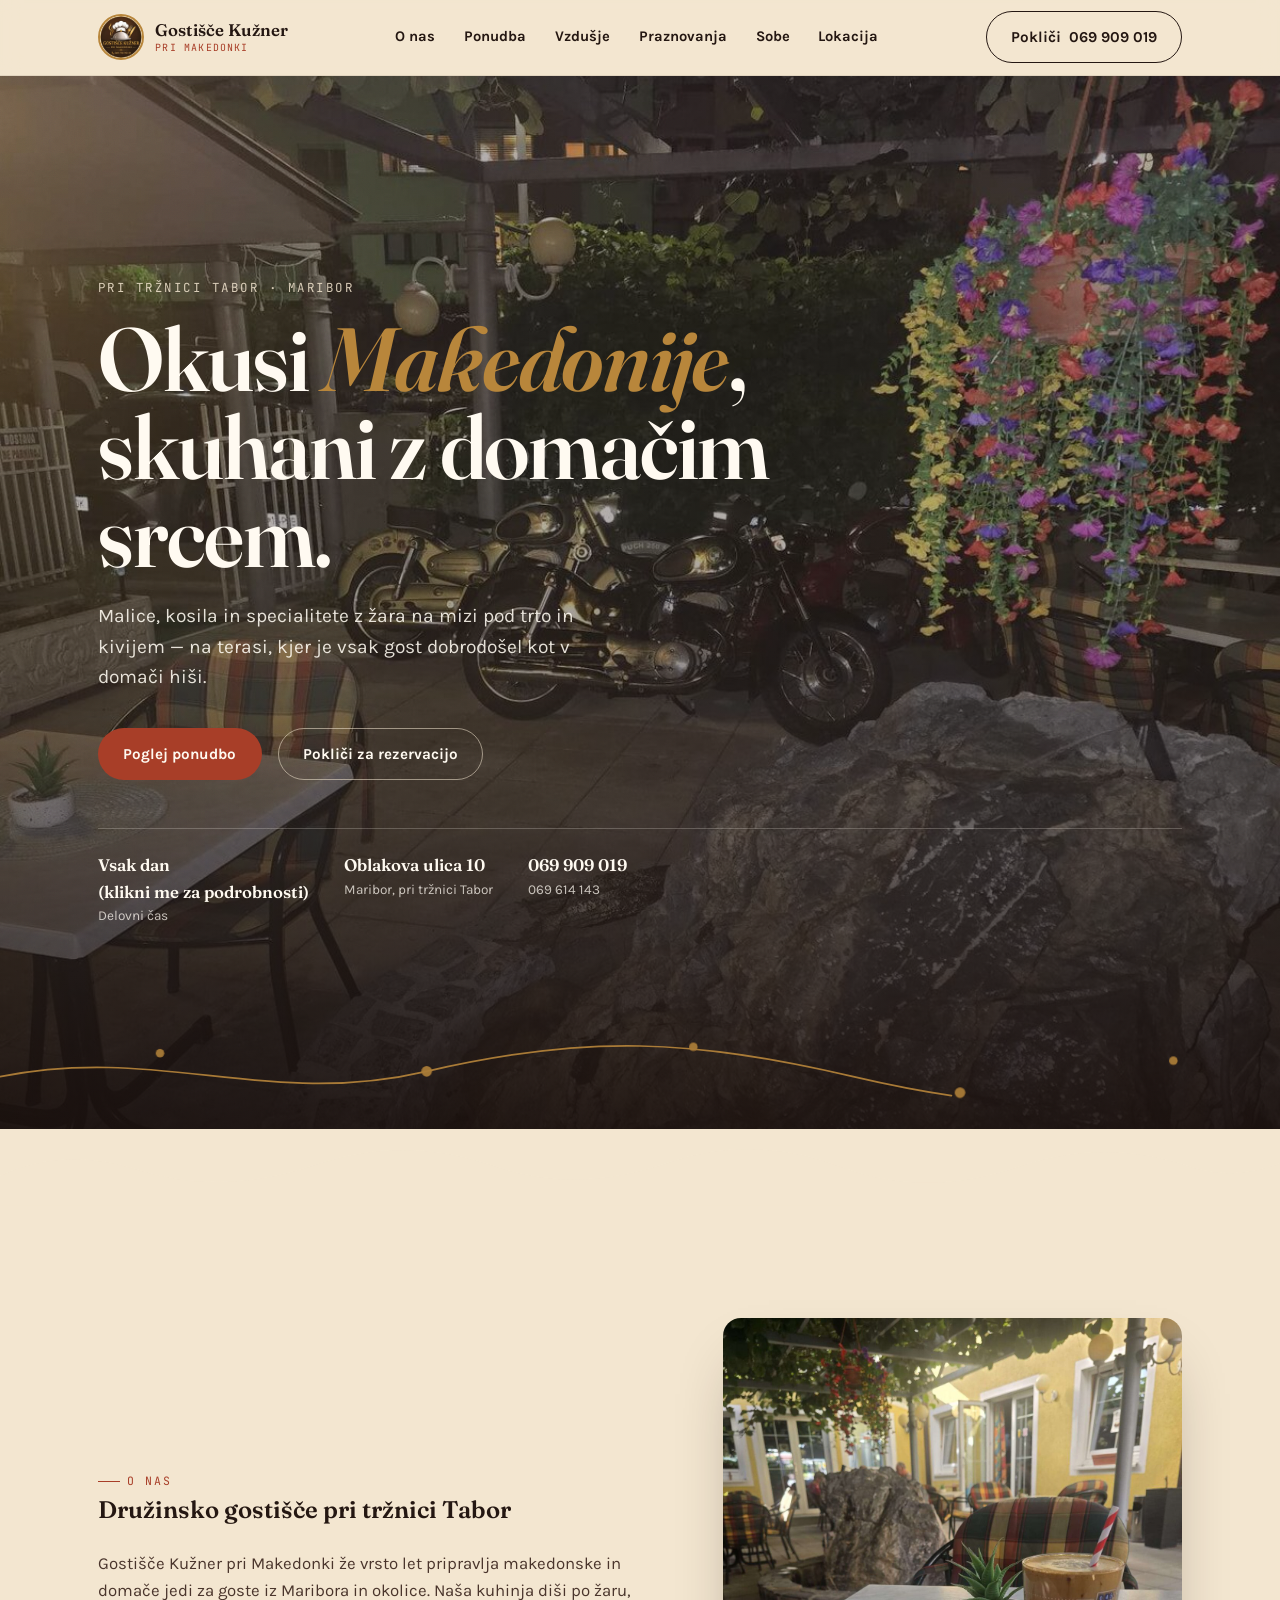
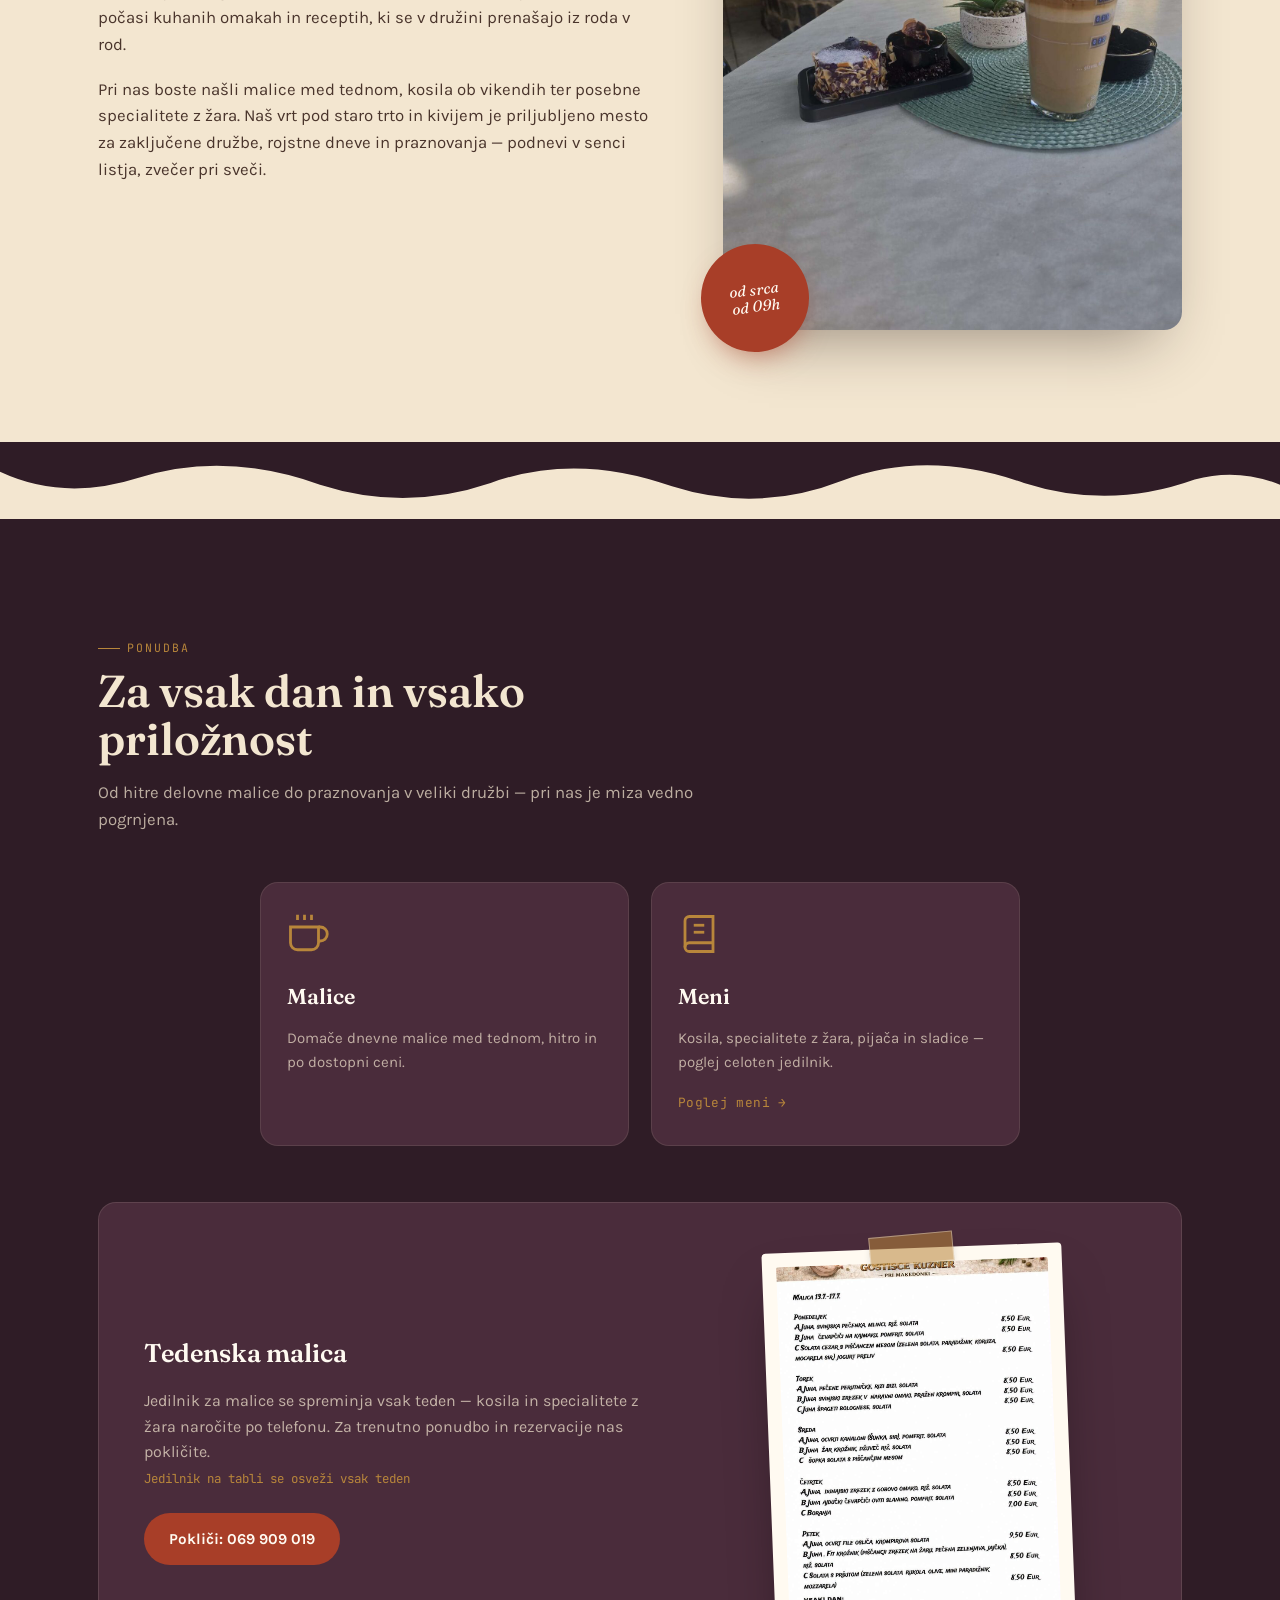
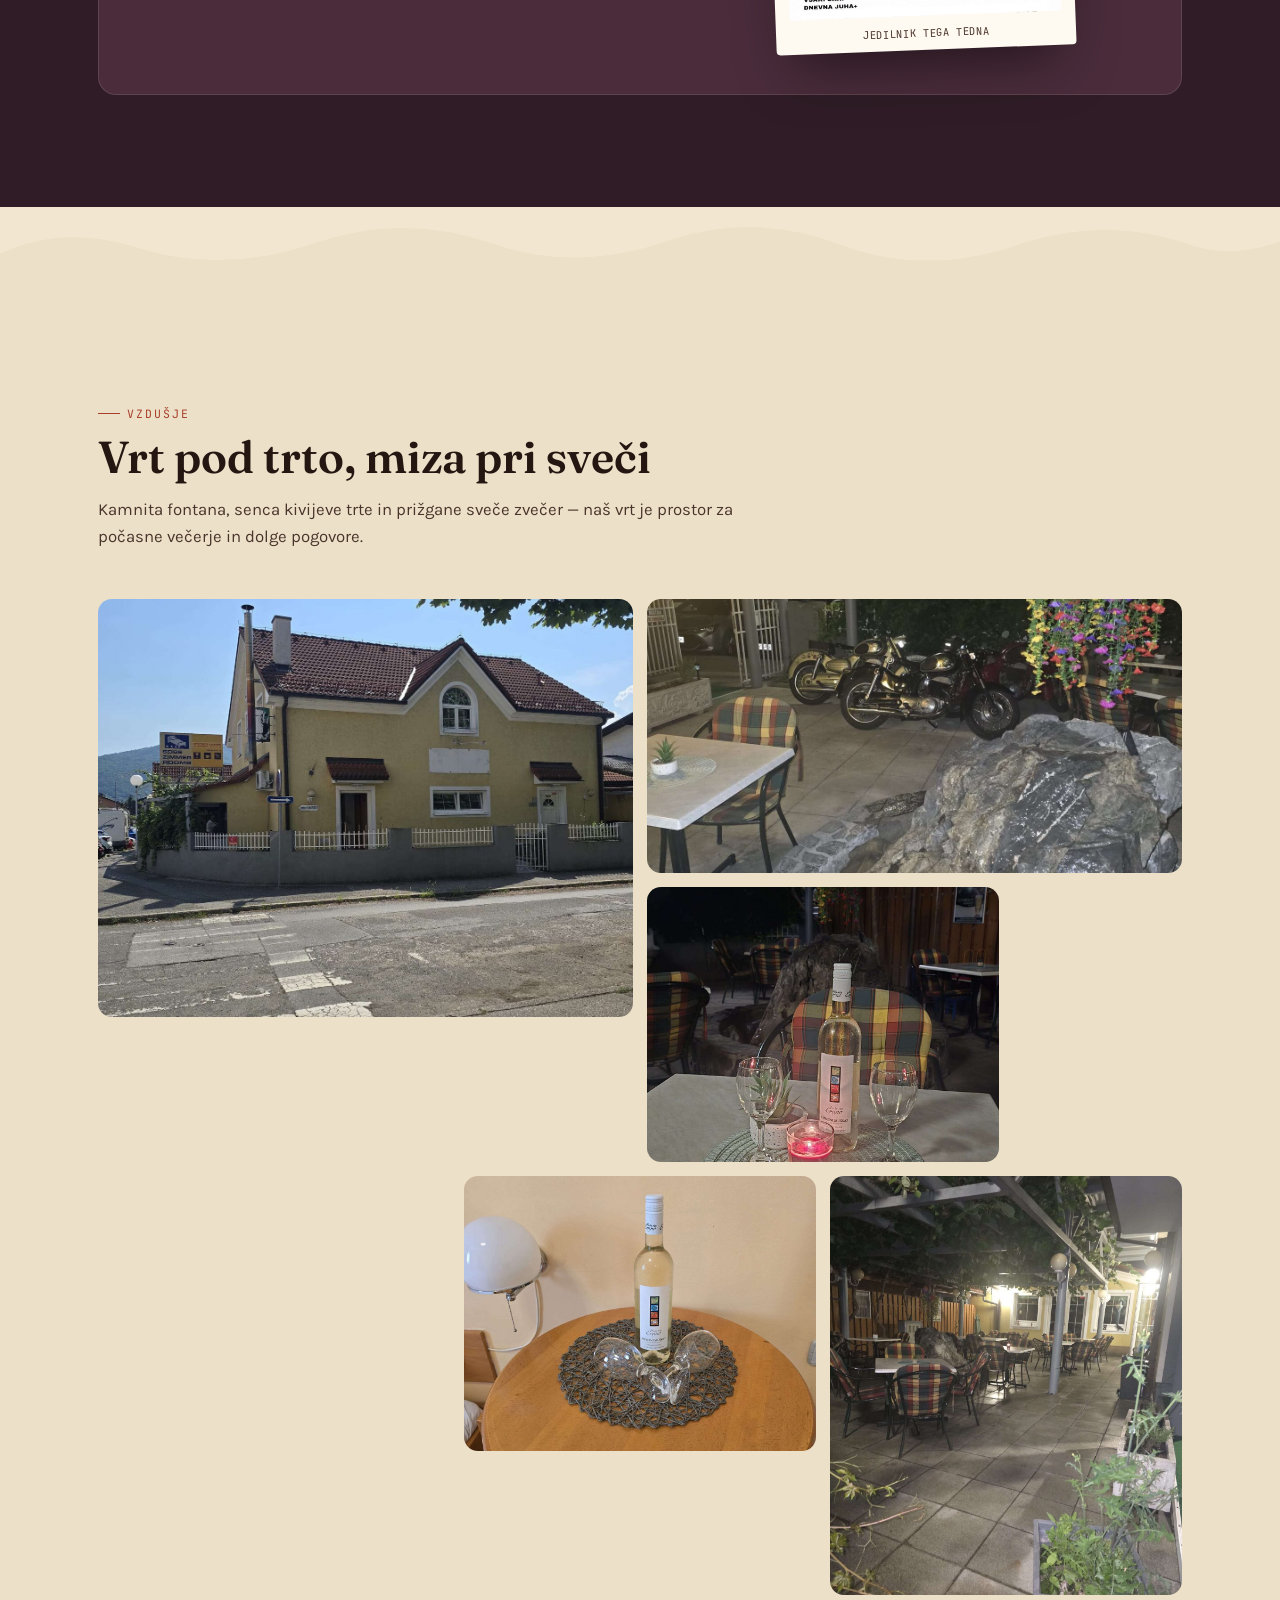
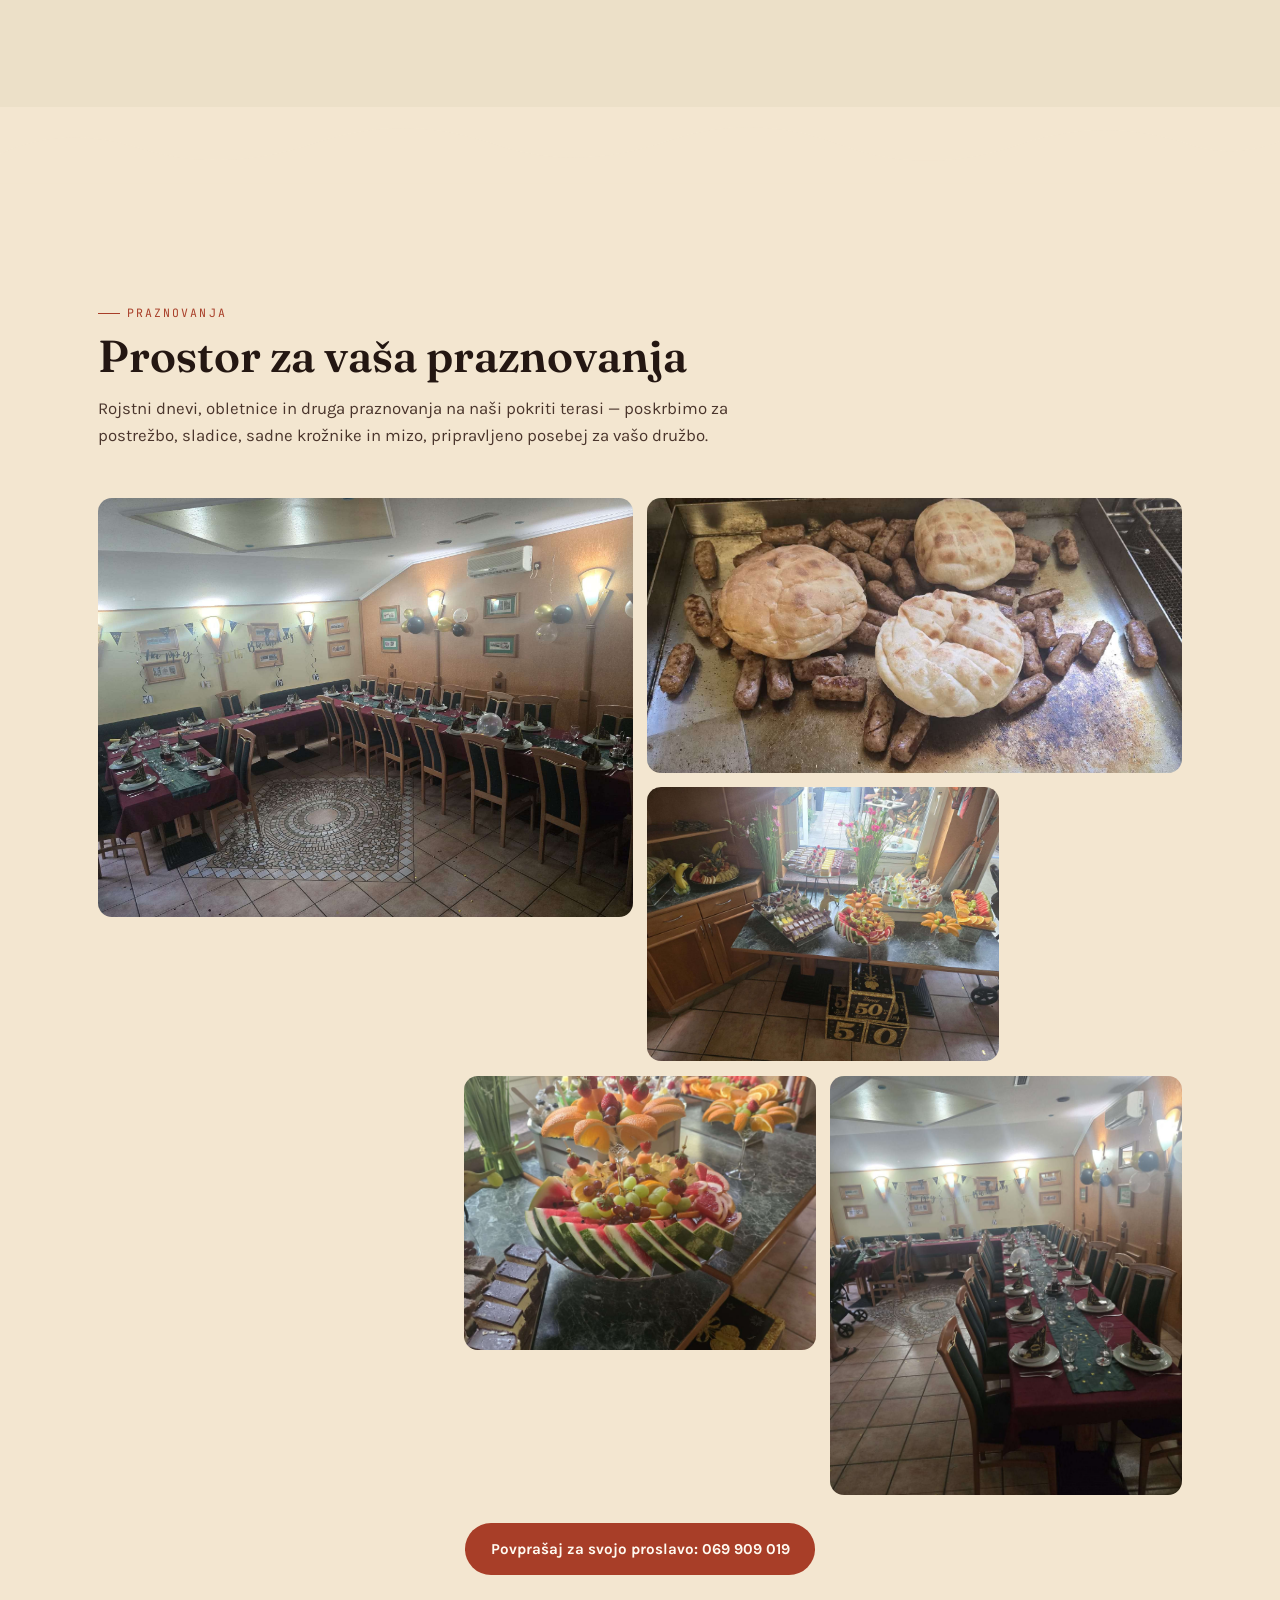
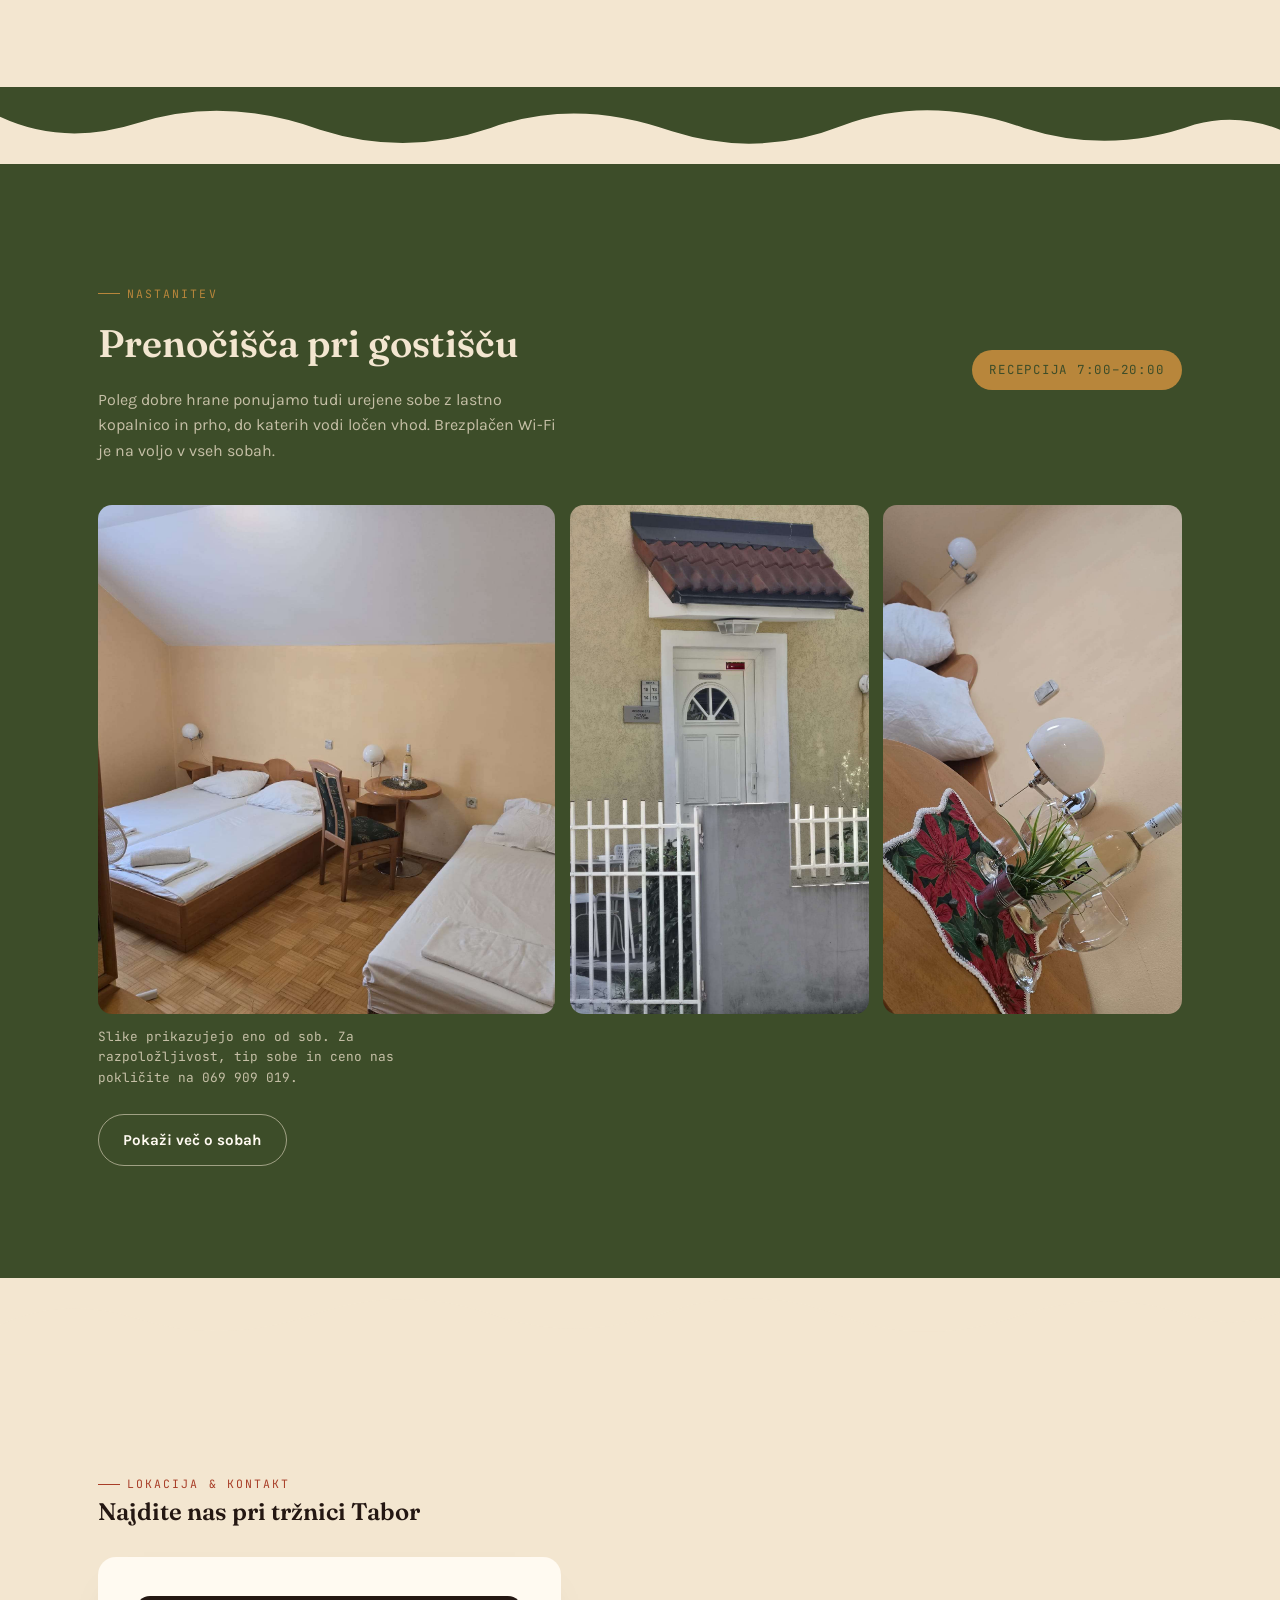
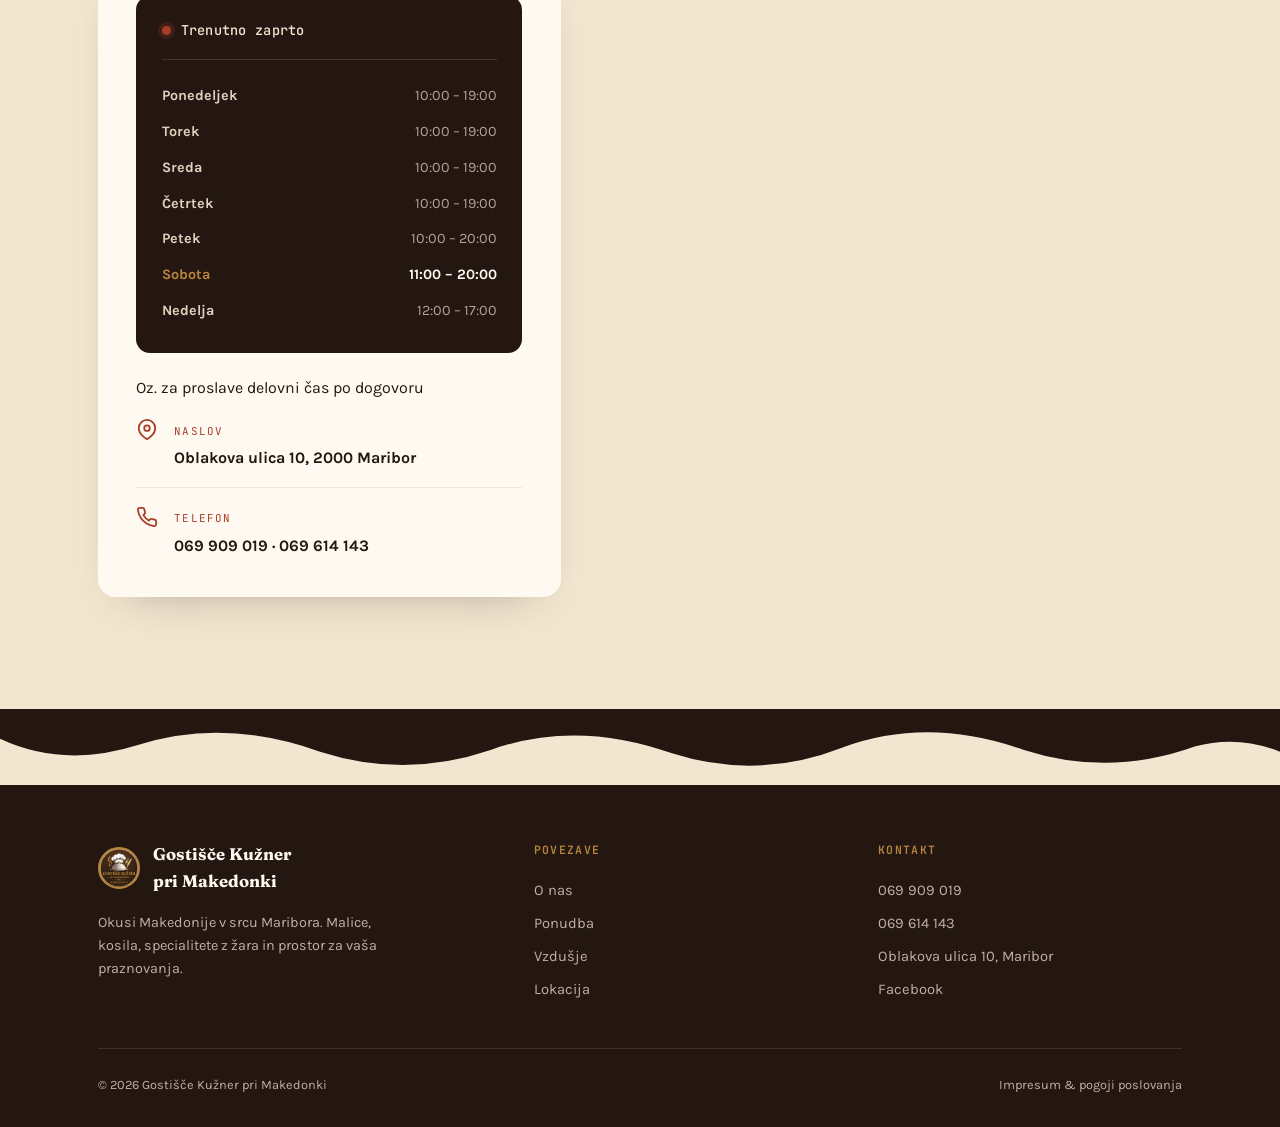
<file: index.html>
<!DOCTYPE html>
<html lang="sl">
<head>
<meta charset="UTF-8" />
<meta name="viewport" content="width=device-width, initial-scale=1.0" />
<title>Gostišče Kužner pri Makedonki — Okusi Makedonije v Mariboru</title>
<meta name="description" content="Gostišče Kužner pri Makedonki v Mariboru — malice, kosila in specialitete z žara. Zaključene družbe, rojstni dnevi in praznovanja. Oblakova ulica 10, Maribor." />
<link rel="icon" href="img/logo_restavracija.jpg" />
<link rel="preconnect" href="https://fonts.googleapis.com">
<link rel="preconnect" href="https://fonts.gstatic.com" crossorigin>
<link href="https://fonts.googleapis.com/css2?family=Fraunces:ital,opsz,wght@0,9..144,400;0,9..144,600;0,9..144,700;1,9..144,500&family=Karla:wght@400;500;700;800&family=JetBrains+Mono:wght@400;500&display=swap" rel="stylesheet">
<link rel="stylesheet" href="css/style.css" />
</head>
<body>

<header class="site-header">
  <div class="wrap">
    <a href="#" class="brand">
      <img src="img/logo_restavracija.jpg" alt="Logotip Gostišče Kužner pri Makedonki" />
      <span class="brand-name">Gostišče Kužner<small>Pri Makedonki</small></span>
    </a>
    <nav class="nav-links" id="navLinks">
      <a href="#onas">O nas</a>
      <a href="#ponudba">Ponudba</a>
      <a href="#vzdusje">Vzdušje</a>
      <a href="#proslave">Praznovanja</a>
      <a href="sobe.html">Sobe</a>
      <a href="#lokacija">Lokacija</a>
    </nav>
    <div class="nav-cta">
      <a href="tel:+38669909019" class="btn btn-outline"><span class="long">Pokliči </span>069 909 019</a>
      <button class="nav-toggle" id="navToggle" aria-label="Odpri meni" aria-expanded="false">
        <svg viewBox="0 0 24 24" fill="none" stroke="currentColor" stroke-width="2"><line x1="3" y1="6" x2="21" y2="6"/><line x1="3" y1="12" x2="21" y2="12"/><line x1="3" y1="18" x2="21" y2="18"/></svg>
      </button>
    </div>
  </div>
</header>

<section class="hero grain">
  <div class="hero-media"></div>
  <svg class="vine-svg" viewBox="0 0 1200 90" preserveAspectRatio="none" aria-hidden="true">
    <path d="M0 40 C 150 10, 250 70, 400 35 S 650 5, 800 40 S 1050 75, 1200 30" />
    <circle cx="150" cy="18" r="4" style="animation-delay:1.2s"/>
    <circle cx="400" cy="35" r="5" style="animation-delay:1.6s"/>
    <circle cx="650" cy="12" r="4" style="animation-delay:2s"/>
    <circle cx="900" cy="55" r="5" style="animation-delay:2.3s"/>
    <circle cx="1100" cy="25" r="4" style="animation-delay:2.6s"/>
  </svg>
  <div class="hero-content wrap">
    <span class="hero-eyebrow">pri tržnici Tabor · Maribor</span>
    <h1>Okusi <em>Makedonije</em>,<br>skuhani z domačim srcem.</h1>
    <p class="lede">Malice, kosila in specialitete z žara na mizi pod trto in kivijem — na terasi, kjer je vsak gost dobrodošel kot v domači hiši.</p>
    <div class="hero-actions">
      <a href="#ponudba" class="btn btn-primary">Poglej ponudbo</a>
      <a href="tel:+38669909019" class="btn btn-ghost">Pokliči za rezervacijo</a>
    </div>
    <div class="hero-facts">
      <div><strong> <a href="#hours-widget">Vsak dan<br>(klikni me za podrobnosti)</a></strong>Delovni čas</div>
      <div><strong>Oblakova ulica 10</strong>Maribor, pri tržnici Tabor </div>
      <div><strong>069 909 019</strong>069 614 143</div>
    </div>
  </div>
</section>

<svg class="ridge to-paper" viewBox="0 0 1200 90" preserveAspectRatio="none" aria-hidden="true"><path d="M0 90 L0 55 Q60 20 130 48 Q210 80 300 40 Q380 8 460 42 Q540 78 630 38 Q710 6 790 45 Q870 82 960 42 Q1040 10 1120 46 Q1160 60 1200 40 L1200 90 Z"/></svg>

<section class="about reveal" id="onas">
  <div class="wrap about-grid">
    <div class="about-copy">
      <span class="eyebrow">O nas</span>
      <h2 class="section-head" style="margin-bottom:0;">Družinsko gostišče pri tržnici Tabor</h2>
      <p style="margin-top:1.4rem;">Gostišče Kužner pri Makedonki že vrsto let pripravlja makedonske in domače jedi za goste iz Maribora in okolice. Naša kuhinja diši po žaru, počasi kuhanih omakah in receptih, ki se v družini prenašajo iz roda v rod.</p>
      <p>Pri nas boste našli malice med tednom, kosila ob vikendih ter posebne specialitete z žara. Naš vrt pod staro trto in kivijem je priljubljeno mesto za zaključene družbe, rojstne dneve in praznovanja — podnevi v senci listja, zvečer pri sveči.</p>
    </div>
    <div class="about-media">
      <img src="img/IMG-20260709-WA0036.jpg" alt="Zunanjost gostišča Kužner pri Makedonki v Mariboru" loading="lazy" />
      <div class="stamp">od srca<br>od 09h</div>
    </div>
  </div>
</section>

<svg class="ridge to-plum flip" viewBox="0 0 1200 90" preserveAspectRatio="none" aria-hidden="true"><path d="M0 90 L0 55 Q60 20 130 48 Q210 80 300 40 Q380 8 460 42 Q540 78 630 38 Q710 6 790 45 Q870 82 960 42 Q1040 10 1120 46 Q1160 60 1200 40 L1200 90 Z"/></svg>

<section class="offer" id="ponudba">
  <div class="wrap">
    <div class="section-head reveal">
      <span class="eyebrow">Ponudba</span>
      <h2>Za vsak dan in vsako priložnost</h2>
      <p>Od hitre delovne malice do praznovanja v veliki družbi — pri nas je miza vedno pogrnjena.</p>
    </div>
    <div class="offer-grid offer-grid-2">
      <div class="offer-card reveal">
        <span class="icon" aria-hidden="true"><svg viewBox="0 0 24 24" fill="none" stroke="currentColor" stroke-width="1.6"><path d="M18 8h1a4 4 0 0 1 0 8h-1"/><path d="M2 8h16v9a4 4 0 0 1-4 4H6a4 4 0 0 1-4-4V8z"/><line x1="6" y1="1" x2="6" y2="4"/><line x1="10" y1="1" x2="10" y2="4"/><line x1="14" y1="1" x2="14" y2="4"/></svg></span>
        <h3>Malice</h3>
        <p>Domače dnevne malice med tednom, hitro in po dostopni ceni.</p>
      </div>
      <a href="meni.html" class="offer-card reveal offer-card-link">
        <span class="icon" aria-hidden="true"><svg viewBox="0 0 24 24" fill="none" stroke="currentColor" stroke-width="1.6"><path d="M4 19.5A2.5 2.5 0 0 1 6.5 17H20"/><path d="M6.5 2H20v20H6.5A2.5 2.5 0 0 1 4 19.5v-15A2.5 2.5 0 0 1 6.5 2z"/><line x1="9" y1="7" x2="15" y2="7"/><line x1="9" y1="11" x2="15" y2="11"/></svg></span>
        <h3>Meni</h3>
        <p>Kosila, specialitete z žara, pijača in sladice — poglej celoten jedilnik.</p>
        <span class="offer-card-cta">Poglej meni &rarr;</span>
      </a>
    </div>

    <div class="menu-panel reveal">
      <div>
        <h3>Tedenska malica</h3>
        <p>Jedilnik za malice se spreminja vsak teden — kosila in specialitete z žara naročite po telefonu. Za trenutno ponudbo in rezervacije nas pokličite.</p>
        <span class="fine">Jedilnik na tabli se osveži vsak teden</span>
        <br>
        <a href="tel:+38669909019" class="btn btn-primary" style="margin-top:1.4rem;">Pokliči: 069 909 019</a>
      </div>
      <div class="menu-board">
        <div class="tape"></div>
        <div class="frame">
          <!--
            JEDILNIK — kako se posodobi vsak teden:
            Ko dobite novo fotografijo jedilnika, samo zamenjajte to
            datoteko z enakim imenom: img/jedilnik-malica.jpg
            Nič drugega v kodi ni treba spreminjati.
          -->
          <img src="img/jedilnik-malica.jpg" alt="Trenutni tedenski jedilnik malic" loading="lazy" />
          <span class="caption">Jedilnik tega tedna</span>
        </div>
      </div>
    </div>
  </div>
</section>

<svg class="ridge to-paper-soft" viewBox="0 0 1200 90" preserveAspectRatio="none" aria-hidden="true"><path d="M0 90 L0 55 Q60 20 130 48 Q210 80 300 40 Q380 8 460 42 Q540 78 630 38 Q710 6 790 45 Q870 82 960 42 Q1040 10 1120 46 Q1160 60 1200 40 L1200 90 Z"/></svg>

<section class="atmosphere reveal" id="vzdusje">
  <div class="wrap">
    <div class="section-head">
      <span class="eyebrow">Vzdušje</span>
      <h2>Vrt pod trto, miza pri sveči</h2>
      <p>Kamnita fontana, senca kivijeve trte in prižgane sveče zvečer — naš vrt je prostor za počasne večerje in dolge pogovore.</p>
    </div>
    <div class="gallery-grid">
      <figure class="g1"><img src="img/IMG-20260709-WA0042.jpg" alt="Vrtna terasa gostišča podnevi, pod pergolo s trto" loading="lazy" /></figure>
      <figure class="g2"><img src="img/IMG-20260709-WA0055.jpg" alt="Miza s svečo in vinom na terasi zvečer" loading="lazy" /></figure>
      <figure class="g3"><img src="img/IMG-20260709-WA0060.jpg" alt="Kava in sladica na terasi" loading="lazy" /></figure>
      <figure class="g4"><video src="img/VID-20260709-WA0061.mp4" autoplay muted loop playsinline aria-label="Kratek sprehod po terasi gostišča"></video></figure>
      <figure class="g5"><img src="img/IMG-20260709-WA0063.jpg" alt="Vino in kozarci na okrogli mizi" loading="lazy" /></figure>
      <figure class="g6"><img src="img/IMG-20260709-WA0054.jpg" alt="Sladice na vrtni terasi zvečer" loading="lazy" /></figure>
    </div>
  </div>
</section>

<svg class="ridge to-paper" viewBox="0 0 1200 90" preserveAspectRatio="none" aria-hidden="true"><path d="M0 90 L0 55 Q60 20 130 48 Q210 80 300 40 Q380 8 460 42 Q540 78 630 38 Q710 6 790 45 Q870 82 960 42 Q1040 10 1120 46 Q1160 60 1200 40 L1200 90 Z"/></svg>

<section class="celebrations reveal" id="proslave" style="background: var(--paper);">
  <div class="wrap">
    <div class="section-head">
      <span class="eyebrow">Praznovanja</span>
      <h2>Prostor za vaša praznovanja</h2>
      <p>Rojstni dnevi, obletnice in druga praznovanja na naši pokriti terasi — poskrbimo za postrežbo, sladice, sadne krožnike in mizo, pripravljeno posebej za vašo družbo.</p>
    </div>
    <div class="gallery-grid">
      <figure class="g1"><img src="img/IMG-20260721-WA0011.jpg" alt="Dvorana, urejena za zaključeno družbo" loading="lazy" /></figure>
      <figure class="g2"><img src="img/IMG-20260721-WA0007.jpg" alt="Čevapčiči in lepinje na žaru" loading="lazy" /></figure>
      <figure class="g3"><img src="img/IMG-20260721-WA0001.jpg" alt="Miza s sladicami in sadnimi krožniki" loading="lazy" /></figure>
      <figure class="g4"><video src="img/VID-20260721-WA0019.mp4" autoplay muted loop playsinline aria-label="Pogled po dvorani, pripravljeni za praznovanje"></video></figure>
      <figure class="g5"><img src="img/IMG-20260721-WA0009.jpg" alt="Sadni krožnik z lubenico, grozdjem in pomarančami" loading="lazy" /></figure>
      <figure class="g6"><img src="img/IMG-20260721-WA0012.jpg" alt="Pogrnjena miza za praznovanje" loading="lazy" /></figure>
    </div>
    <p style="margin-top: 1.8rem; text-align:center;">
      <a href="tel:+38669909019" class="btn btn-primary">Povprašaj za svojo proslavo: 069 909 019</a>
    </p>
  </div>
</section>

<svg class="ridge to-olive flip" viewBox="0 0 1200 90" preserveAspectRatio="none" aria-hidden="true"><path d="M0 90 L0 55 Q60 20 130 48 Q210 80 300 40 Q380 8 460 42 Q540 78 630 38 Q710 6 790 45 Q870 82 960 42 Q1040 10 1120 46 Q1160 60 1200 40 L1200 90 Z"/></svg>

<section class="rooms reveal" id="sobe">
  <div class="wrap">
    <div class="rooms-top">
      <div>
        <span class="eyebrow">Nastanitev</span>
        <h2>Prenočišča pri gostišču</h2>
        <p>Poleg dobre hrane ponujamo tudi urejene sobe z lastno kopalnico in prho, do katerih vodi ločen vhod. Brezplačen Wi-Fi je na voljo v vseh sobah.</p>
      </div>
      <span class="info-badge">Recepcija 7:00–20:00</span>
    </div>
    <div class="rooms-gallery">
      <figure class="rg1"><img src="img/IMG-20260709-WA0010.jpg" alt="Soba s posteljami pri Gostišču Kužner" loading="lazy" /></figure>
      <figure class="rg2"><img src="img/IMG-20260709-WA0032.jpg" alt="Ločen vhod v sobe pri gostišču" loading="lazy" /></figure>
      <figure class="rg3"><img src="img/IMG-20260709-WA0013.jpg" alt="Kopalnica v sobi" loading="lazy" /></figure>
    </div>
    <p class="rooms-note">Slike prikazujejo eno od sob. Za razpoložljivost, tip sobe in ceno nas pokličite na 069 909 019.</p>
    <a href="sobe.html" class="btn btn-ghost" style="margin-top:1.6rem;">Pokaži več o sobah</a>
  </div>
</section>

<svg class="ridge to-paper" viewBox="0 0 1200 90" preserveAspectRatio="none" aria-hidden="true"><path d="M0 90 L0 55 Q60 20 130 48 Q210 80 300 40 Q380 8 460 42 Q540 78 630 38 Q710 6 790 45 Q870 82 960 42 Q1040 10 1120 46 Q1160 60 1200 40 L1200 90 Z"/></svg>

<section class="location reveal" id="lokacija">
  <div class="wrap location-grid">
    <div>
      <span class="eyebrow">Lokacija &amp; kontakt</span>
      <h2 class="section-head" style="margin-bottom:1.6rem;">Najdite nas pri tržnici Tabor</h2>
      <div class="info-card">
        <div class="hours-widget" id="hours-widget">
          <div class="hours-status">
            <span class="status-dot" id="statusDot"></span>
            <span id="statusText">Preverjam urnik…</span>
          </div>
          <ul class="hours-list" id="hoursList">
            <li data-day="1"><span>Ponedeljek</span><span>10:00 – 19:00</span></li>
            <li data-day="2"><span>Torek</span><span>10:00 – 19:00</span></li>
            <li data-day="3"><span>Sreda</span><span>10:00 – 19:00</span></li>
            <li data-day="4"><span>Četrtek</span><span>10:00 – 19:00</span></li>
            <li data-day="5"><span>Petek</span><span>10:00 – 20:00</span></li>
            <li data-day="6"><span>Sobota</span><span>11:00 – 20:00</span></li>
            <li data-day="0"><span>Nedelja</span><span>12:00 – 17:00</span></li>
          </ul>
        </div>
        <p>Oz. za proslave delovni čas po dogovoru</p>
        <div class="info-row">
          <svg viewBox="0 0 24 24" fill="none" stroke="currentColor" stroke-width="2"><path d="M21 10c0 7-9 12-9 12s-9-5-9-12a9 9 0 0 1 18 0z"/><circle cx="12" cy="10" r="3"/></svg>
          <div><span class="label">Naslov</span><div class="value">Oblakova ulica 10, 2000 Maribor</div></div>
        </div>
        <div class="info-row">
          <svg viewBox="0 0 24 24" fill="none" stroke="currentColor" stroke-width="2"><path d="M22 16.92v3a2 2 0 0 1-2.18 2 19.79 19.79 0 0 1-8.63-3.07 19.5 19.5 0 0 1-6-6 19.79 19.79 0 0 1-3.07-8.67A2 2 0 0 1 4.11 2h3a2 2 0 0 1 2 1.72c.127.96.362 1.903.7 2.81a2 2 0 0 1-.45 2.11L8.09 9.91a16 16 0 0 0 6 6l1.27-1.27a2 2 0 0 1 2.11-.45c.907.338 1.85.573 2.81.7A2 2 0 0 1 22 16.92z"/></svg>
          <div><span class="label">Telefon</span><div class="value"><a href="tel:+38669909019">069 909 019</a> · <a href="tel:+38669614143">069 614 143</a></div></div>
        </div>
      </div>
    </div>
    <iframe
      class="map-frame"
      src="https://www.google.com/maps?q=Oblakova+ulica+10,+2000+Maribor&output=embed"
      loading="lazy"
      referrerpolicy="no-referrer-when-downgrade"
      title="Zemljevid — Gostišče Kužner pri Makedonki, Oblakova ulica 10, Maribor">
    </iframe>
  </div>
</section>

<svg class="ridge to-ink flip" viewBox="0 0 1200 90" preserveAspectRatio="none" aria-hidden="true"><path d="M0 90 L0 55 Q60 20 130 48 Q210 80 300 40 Q380 8 460 42 Q540 78 630 38 Q710 6 790 45 Q870 82 960 42 Q1040 10 1120 46 Q1160 60 1200 40 L1200 90 Z"/></svg>

<footer class="site-footer">
  <div class="wrap">
    <div class="footer-grid">
      <div>
        <div class="footer-brand">
          <img src="img/logo_restavracija.jpg" alt="Logotip" />
          <strong>Gostišče Kužner<br>pri Makedonki</strong>
        </div>
        <p style="margin-top:1rem; max-width:32ch; font-size:0.9rem;">Okusi Makedonije v srcu Maribora. Malice, kosila, specialitete z žara in prostor za vaša praznovanja.</p>
      </div>
      <div class="footer-col">
        <h4>Povezave</h4>
        <ul>
          <li><a href="#onas">O nas</a></li>
          <li><a href="#ponudba">Ponudba</a></li>
          <li><a href="#vzdusje">Vzdušje</a></li>
          <li><a href="#lokacija">Lokacija</a></li>
        </ul>
      </div>
      <div class="footer-col">
        <h4>Kontakt</h4>
        <ul>
          <li><a href="tel:+38669909019">069 909 019</a></li>
          <li><a href="tel:+38669614143">069 614 143</a></li>
          <li>Oblakova ulica 10, Maribor</li>
          <li><a href="https://www.facebook.com/restavracijamakedonka" target="_blank" rel="noopener">Facebook</a></li>
        </ul>
      </div>
    </div>
    <div class="footer-bottom">
      <span>© <span id="year"></span> Gostišče Kužner pri Makedonki</span>
      <a href="impresum.html">Impresum &amp; pogoji poslovanja</a>
    </div>
  </div>
</footer>

<script src="js/script.js"></script>
</body>
</html>
</file>
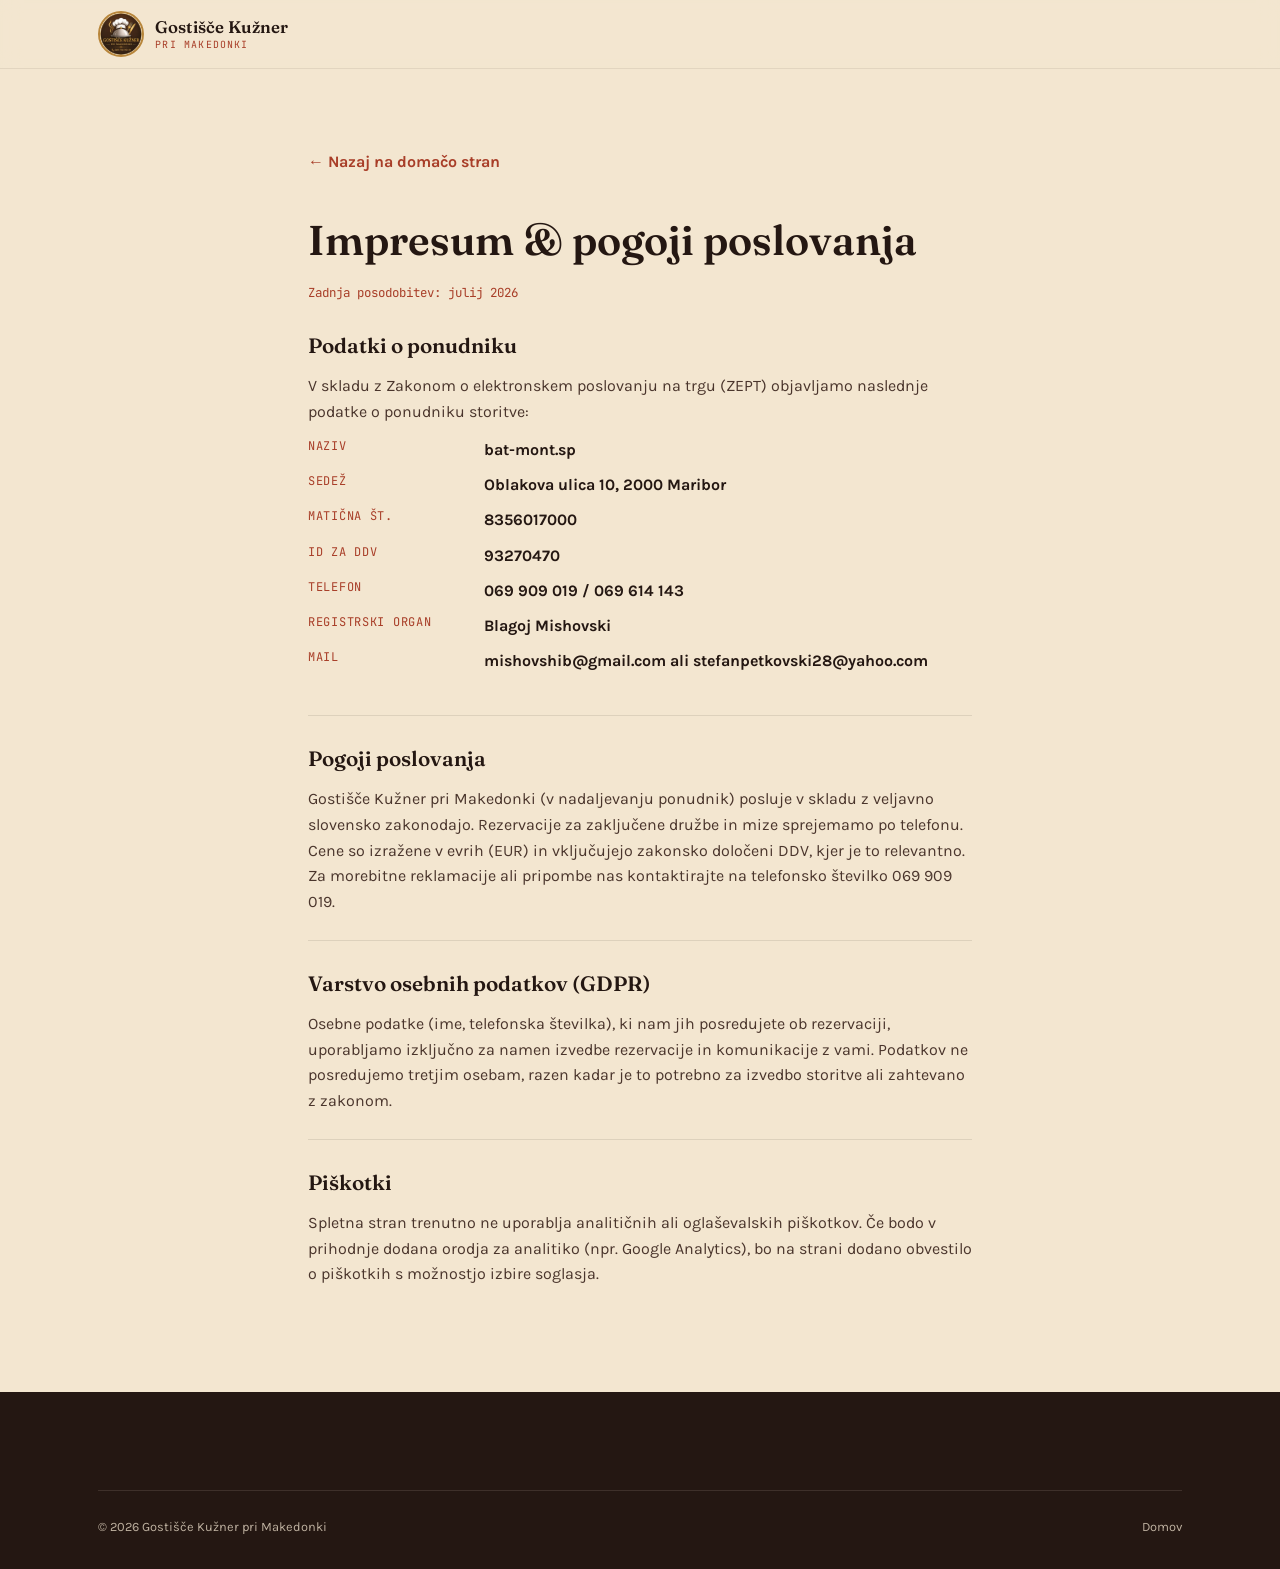
<file: impresum.html>
<!DOCTYPE html>
<html lang="sl">
<head>
<meta charset="UTF-8" />
<meta name="viewport" content="width=device-width, initial-scale=1.0" />
<title>Impresum &amp; pogoji poslovanja — Gostišče Kužner pri Makedonki</title>
<link rel="icon" href="img/logo_restavracija.jpg" />
<link rel="preconnect" href="https://fonts.googleapis.com">
<link rel="preconnect" href="https://fonts.gstatic.com" crossorigin>
<link href="https://fonts.googleapis.com/css2?family=Fraunces:ital,opsz,wght@0,9..144,400;0,9..144,600;0,9..144,700;1,9..144,500&family=Karla:wght@400;500;700;800&family=JetBrains+Mono:wght@400;500&display=swap" rel="stylesheet">
<link rel="stylesheet" href="css/style.css" />
</head>
<body>

<header class="site-header">
  <div class="wrap">
    <a href="index.html" class="brand">
      <img src="img/logo_restavracija.jpg" alt="Logotip Gostišče Kužner pri Makedonki" />
      <span class="brand-name">Gostišče Kužner<small>Pri Makedonki</small></span>
    </a>
  </div>
</header>

<main class="legal-page">
  <a href="index.html" class="back-link">&larr; Nazaj na domačo stran</a>
  <h1>Impresum &amp; pogoji poslovanja</h1>
  <span class="updated">Zadnja posodobitev: julij 2026</span>

  <section>
    <h2>Podatki o ponudniku</h2>
    <p>V skladu z Zakonom o elektronskem poslovanju na trgu (ZEPT) objavljamo naslednje podatke o ponudniku storitve:</p>
    <dl>
      <dt>Naziv</dt><dd>bat-mont.sp</dd>
      <dt>Sedež</dt><dd>Oblakova ulica 10, 2000 Maribor</dd>
      <dt>Matična št.</dt><dd>8356017000</dd>
      <dt>ID za DDV</dt><dd>93270470</dd>
      <dt>Telefon</dt><dd>069 909 019 / 069 614 143</dd>
      <dt>Registrski organ</dt><dd>Blagoj Mishovski</dd>
      <dt>Mail</dt><dd>mishovshib@gmail.com ali stefanpetkovski28@yahoo.com</dd>  
    </dl>
  </section>

  <section>
    <h2>Pogoji poslovanja</h2>
    <p>Gostišče Kužner pri Makedonki (v nadaljevanju ponudnik) posluje v skladu z veljavno slovensko zakonodajo. Rezervacije za zaključene družbe in mize sprejemamo po telefonu. Cene so izražene v evrih (EUR) in vključujejo zakonsko določeni DDV, kjer je to relevantno.</p>
    <p>Za morebitne reklamacije ali pripombe nas kontaktirajte na telefonsko številko 069 909 019.</p>
  </section>

  <section>
    <h2>Varstvo osebnih podatkov (GDPR)</h2>
    <p>Osebne podatke (ime, telefonska številka), ki nam jih posredujete ob rezervaciji, uporabljamo izključno za namen izvedbe rezervacije in komunikacije z vami. Podatkov ne posredujemo tretjim osebam, razen kadar je to potrebno za izvedbo storitve ali zahtevano z zakonom.</p>
    
  </section>

  <section>
    <h2>Piškotki</h2>
    <p>Spletna stran trenutno ne uporablja analitičnih ali oglaševalskih piškotkov. Če bodo v prihodnje dodana orodja za analitiko (npr. Google Analytics), bo na strani dodano obvestilo o piškotkih s možnostjo izbire soglasja.</p>
  </section>
</main>

<footer class="site-footer">
  <div class="wrap">
    <div class="footer-bottom">
      <span>© <span id="year"></span> Gostišče Kužner pri Makedonki</span>
      <a href="index.html">Domov</a>
    </div>
  </div>
</footer>

<script>
  document.getElementById("year").textContent = new Date().getFullYear();
</script>
</body>
</html>
</file>
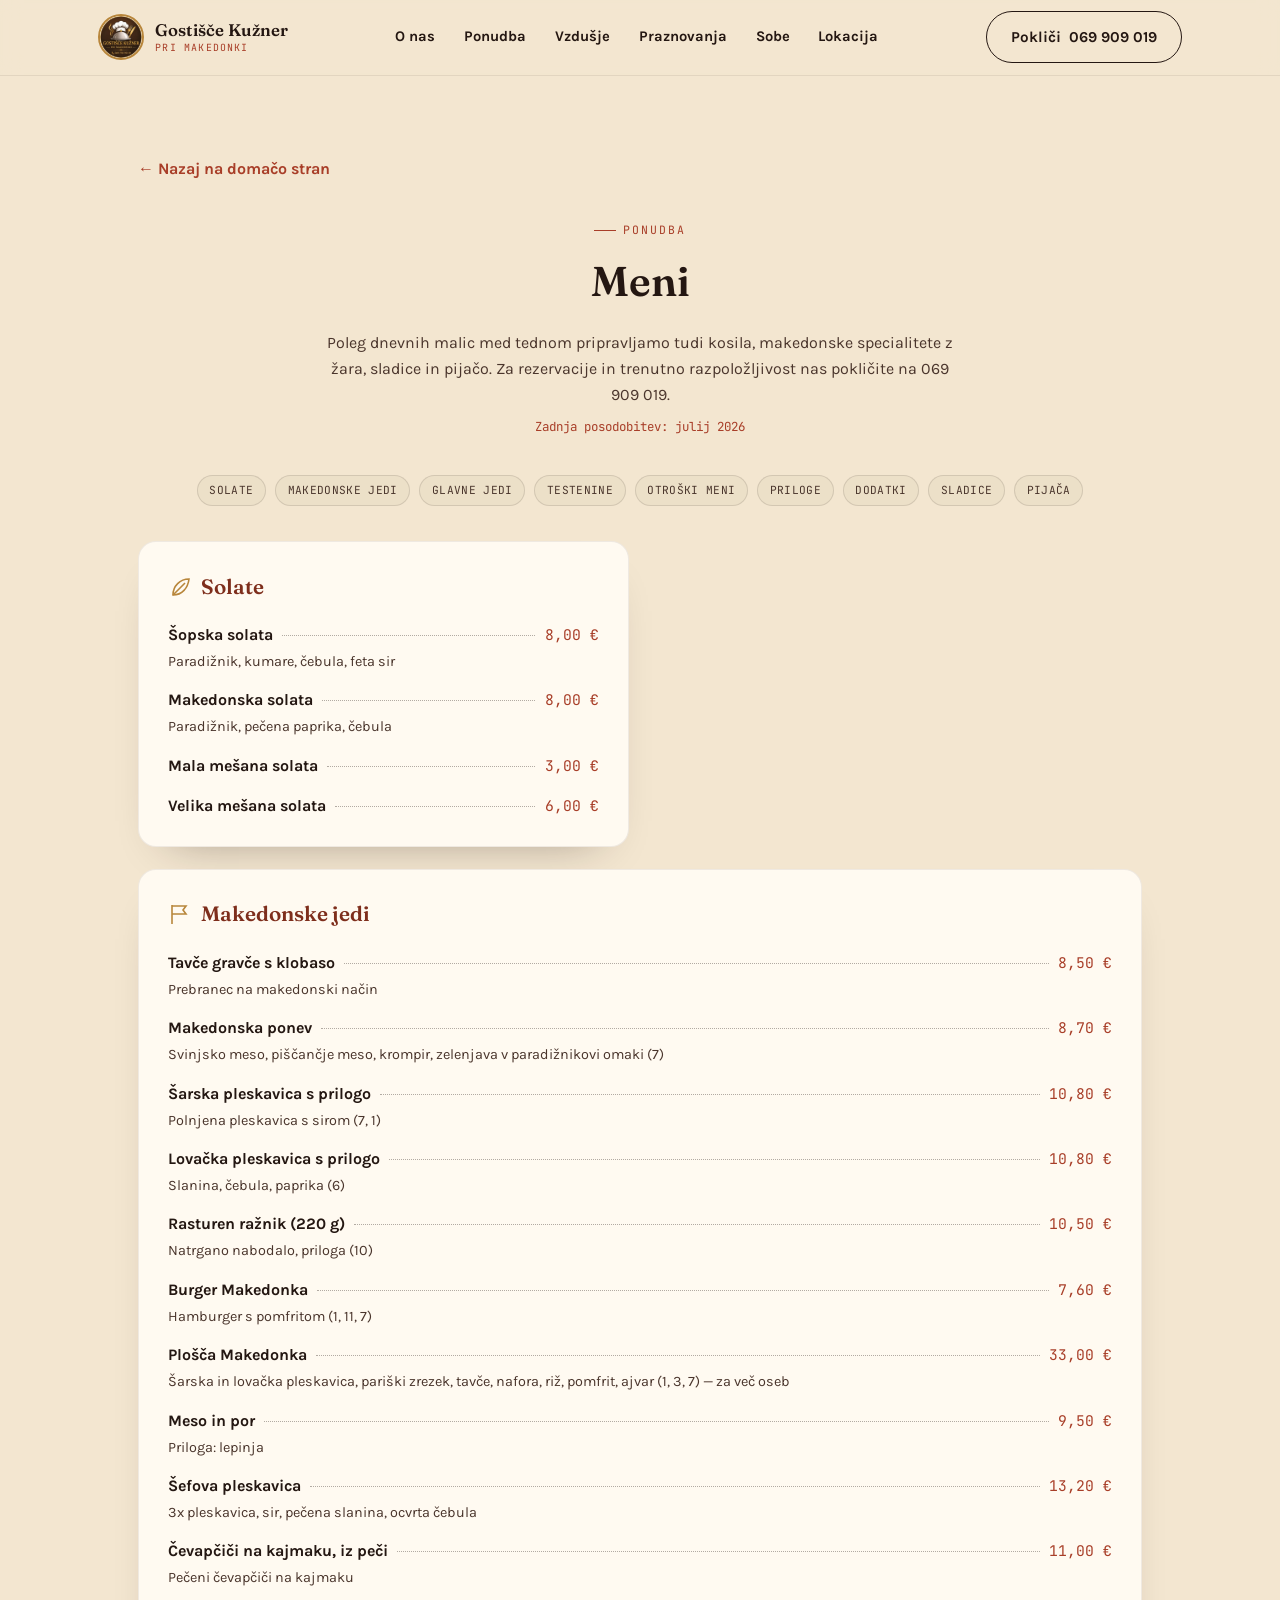
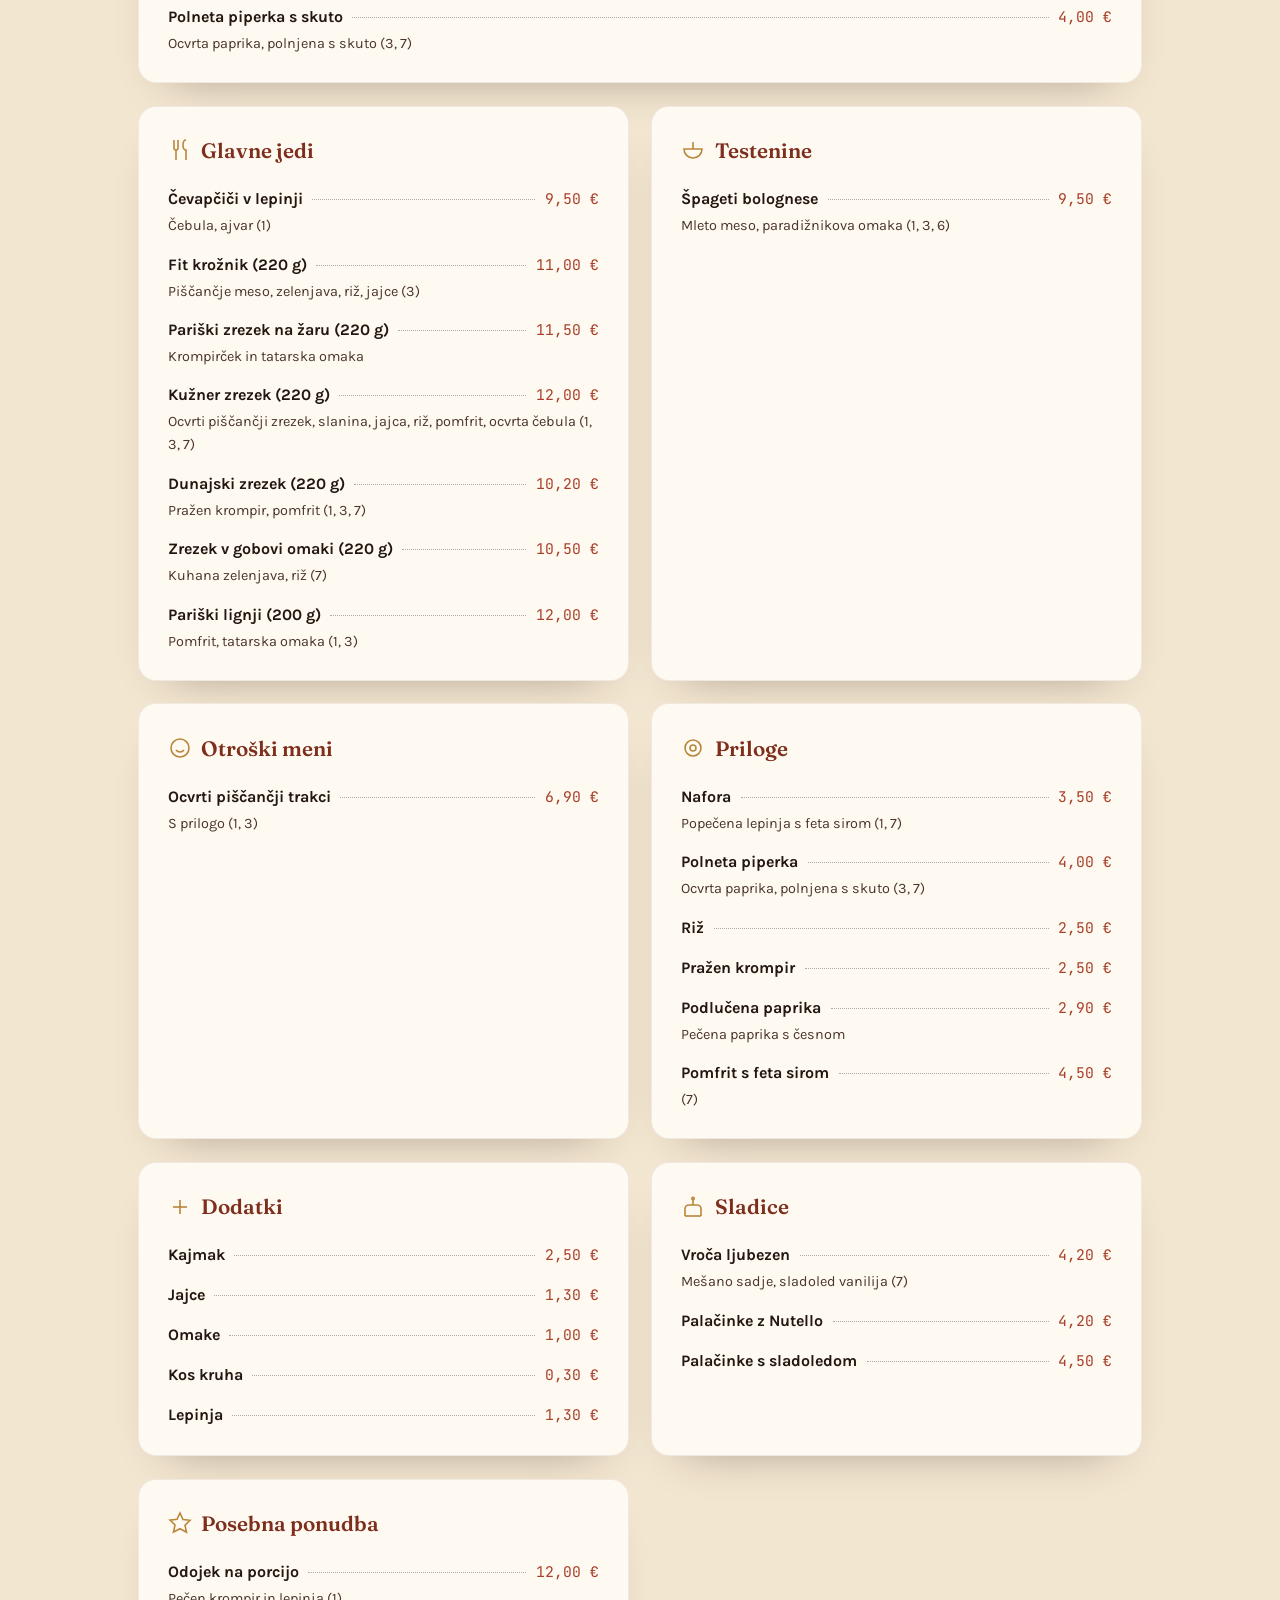
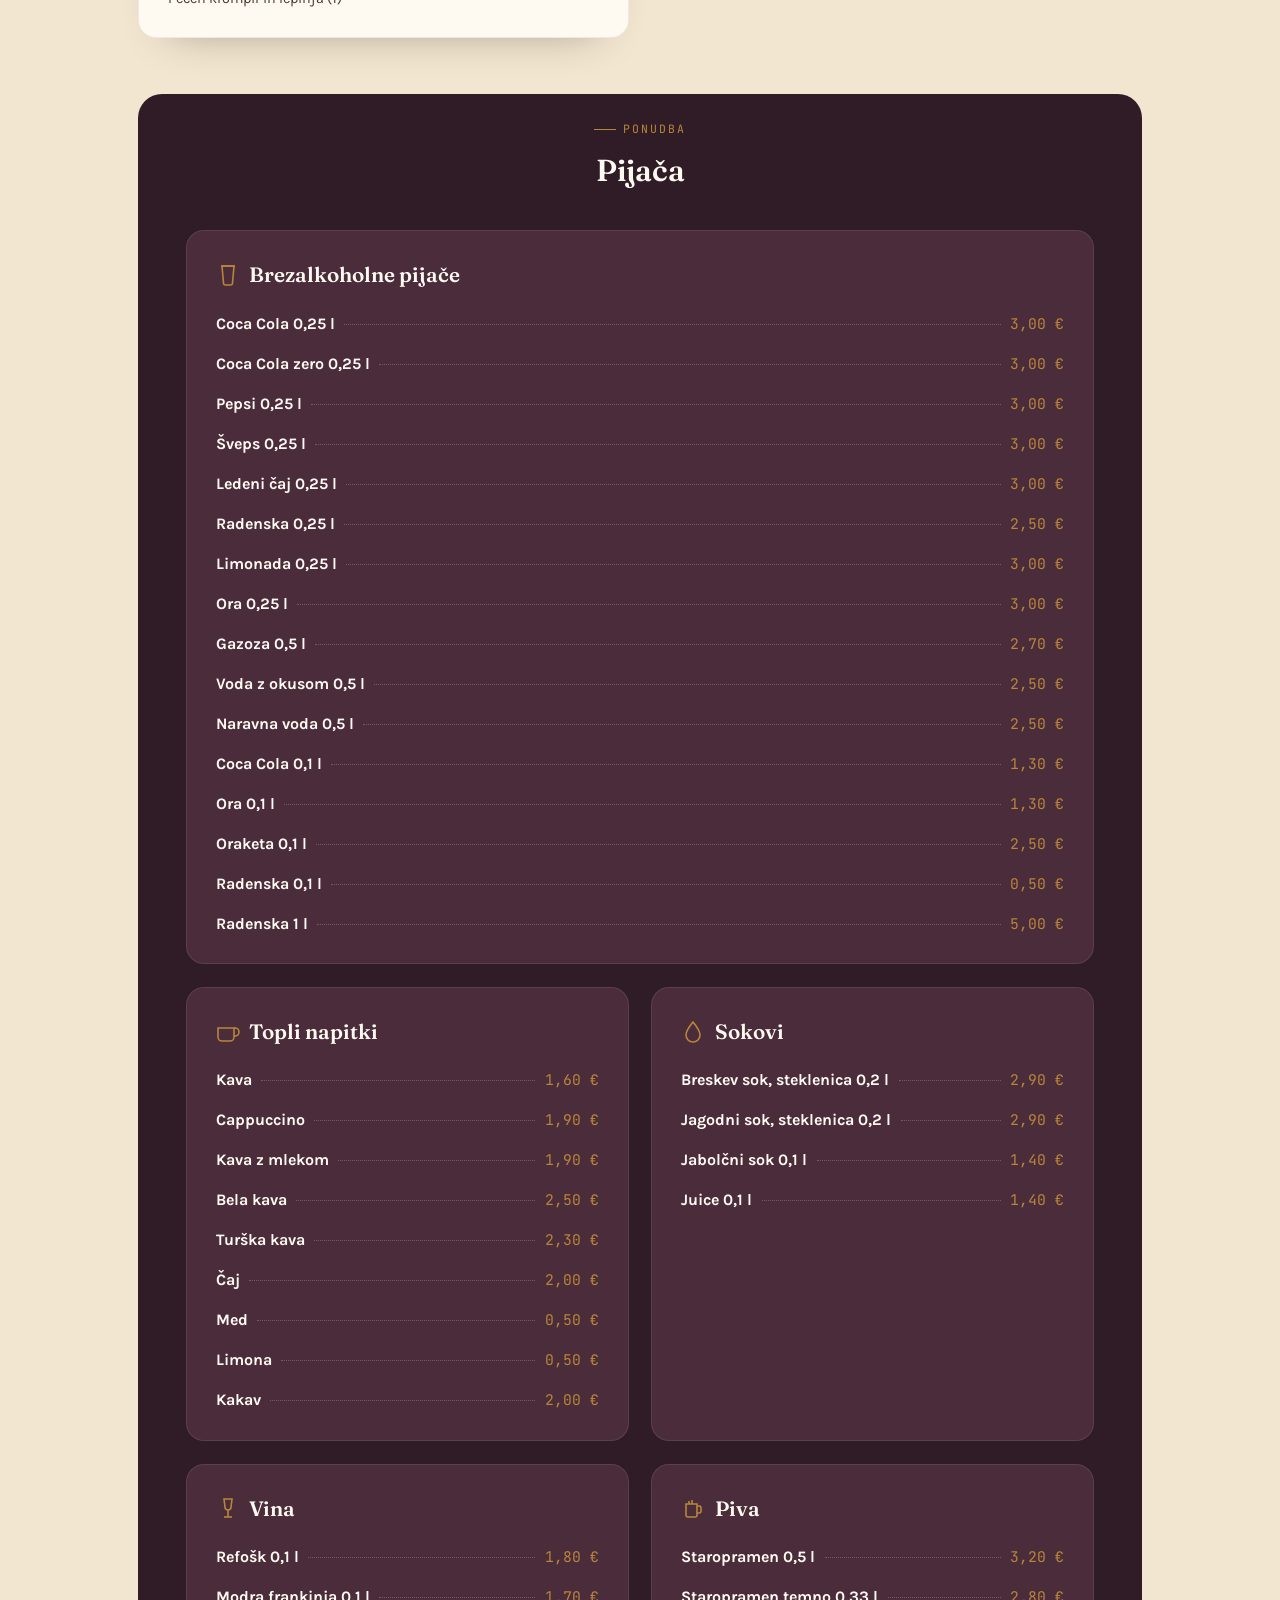
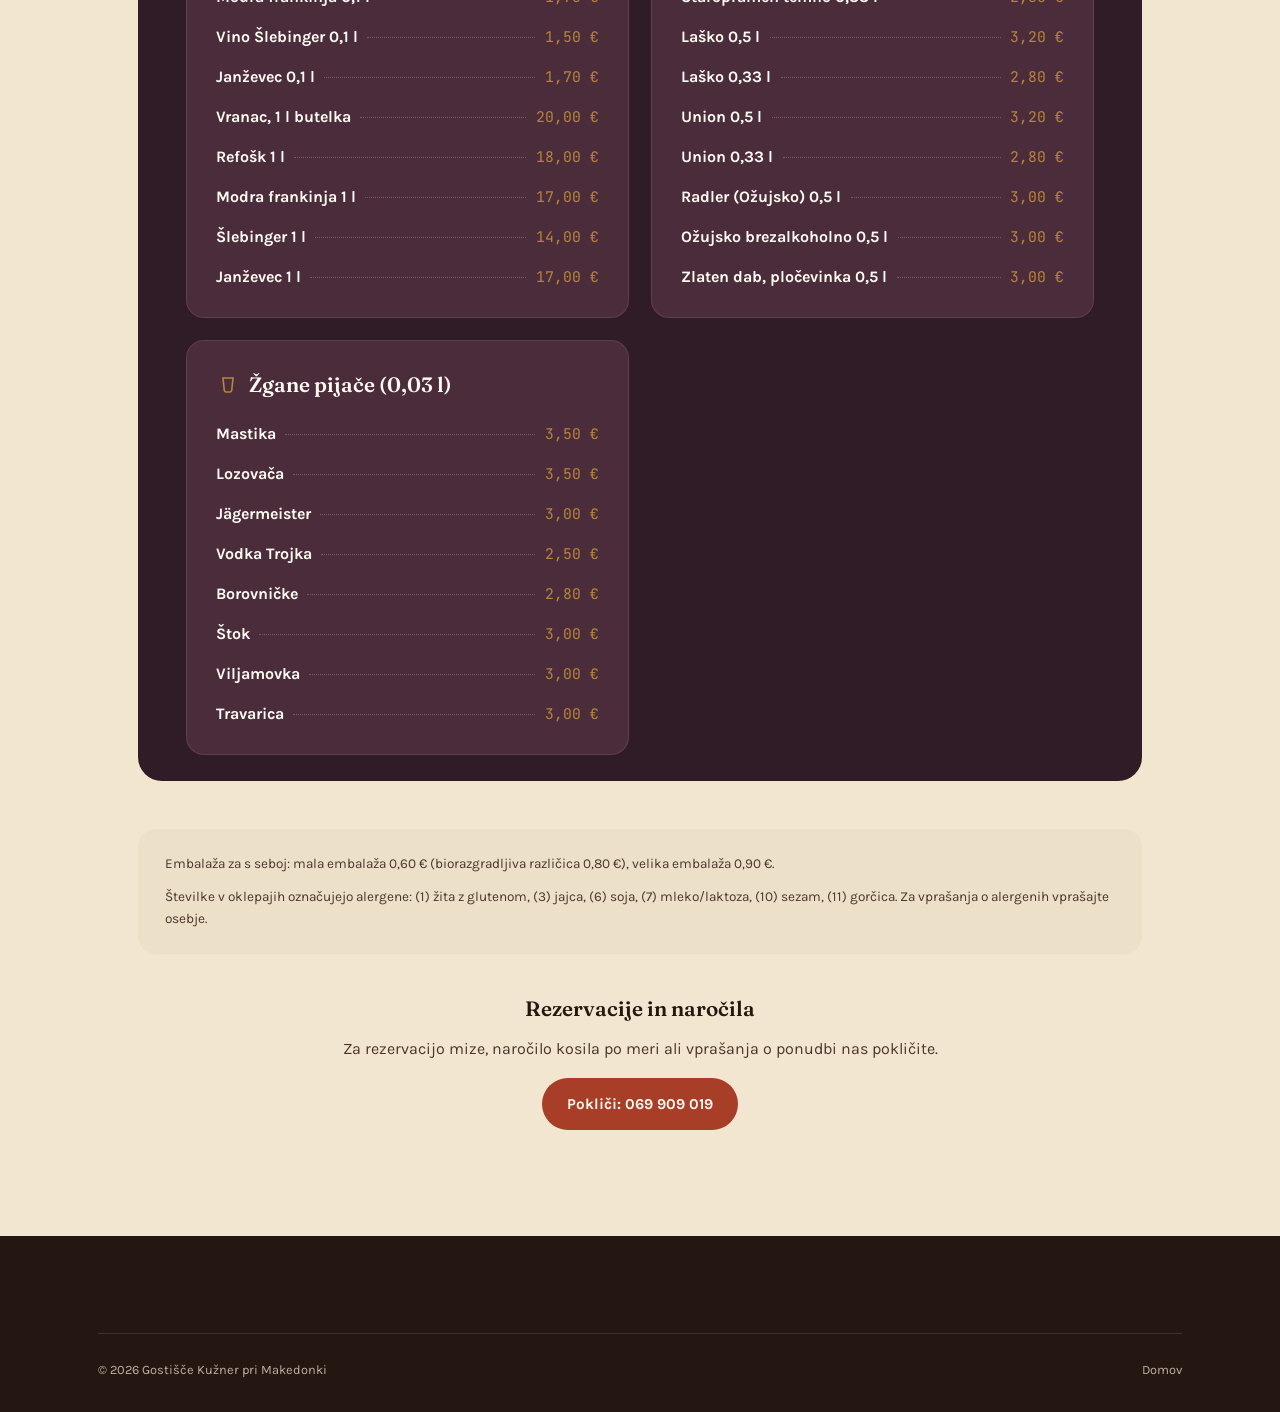
<file: meni.html>
<!DOCTYPE html>
<html lang="sl">
<head>
<meta charset="UTF-8" />
<meta name="viewport" content="width=device-width, initial-scale=1.0" />
<title>Meni — Gostišče Kužner pri Makedonki</title>
<meta name="description" content="Celoten jedilnik Gostišča Kužner pri Makedonki v Mariboru — kosila, specialitete z žara, sladice in pijača." />
<link rel="icon" href="img/logo_restavracija.jpg" />
<link rel="preconnect" href="https://fonts.googleapis.com">
<link rel="preconnect" href="https://fonts.gstatic.com" crossorigin>
<link href="https://fonts.googleapis.com/css2?family=Fraunces:ital,opsz,wght@0,9..144,400;0,9..144,600;0,9..144,700;1,9..144,500&family=Karla:wght@400;500;700;800&family=JetBrains+Mono:wght@400;500&display=swap" rel="stylesheet">
<link rel="stylesheet" href="css/style.css" />
</head>
<body>

<header class="site-header">
  <div class="wrap">
    <a href="index.html" class="brand">
      <img src="img/logo_restavracija.jpg" alt="Logotip Gostišče Kužner pri Makedonki" />
      <span class="brand-name">Gostišče Kužner<small>Pri Makedonki</small></span>
    </a>
    <nav class="nav-links" id="navLinks">
      <a href="index.html#onas">O nas</a>
      <a href="index.html#ponudba">Ponudba</a>
      <a href="index.html#vzdusje">Vzdušje</a>
      <a href="index.html#proslave">Praznovanja</a>
      <a href="sobe.html">Sobe</a>
      <a href="index.html#lokacija">Lokacija</a>
    </nav>
    <div class="nav-cta">
      <a href="tel:+38669909019" class="btn btn-outline"><span class="long">Pokliči </span>069 909 019</a>
      <button class="nav-toggle" id="navToggle" aria-label="Odpri meni" aria-expanded="false">
        <svg viewBox="0 0 24 24" fill="none" stroke="currentColor" stroke-width="2"><line x1="3" y1="6" x2="21" y2="6"/><line x1="3" y1="12" x2="21" y2="12"/><line x1="3" y1="18" x2="21" y2="18"/></svg>
      </button>
    </div>
  </div>
</header>

<main class="legal-page menu-main">
  <a href="index.html" class="back-link">&larr; Nazaj na domačo stran</a>

  <div class="menu-hero">
    <span class="eyebrow">Ponudba</span>
    <h1>Meni</h1>
    <p style="color: var(--ink-soft);">
      Poleg dnevnih malic med tednom pripravljamo tudi kosila, makedonske specialitete
      z žara, sladice in pijačo. Za rezervacije in trenutno razpoložljivost nas
      pokličite na 069 909 019.
    </p>
    <span class="updated">Zadnja posodobitev: julij 2026</span>
  </div>

  <nav class="menu-jumpnav" aria-label="Hitri dostop do kategorij">
    <a href="#solate">Solate</a>
    <a href="#makedonske-jedi">Makedonske jedi</a>
    <a href="#glavne-jedi">Glavne jedi</a>
    <a href="#testenine">Testenine</a>
    <a href="#otroski-meni">Otroški meni</a>
    <a href="#priloge">Priloge</a>
    <a href="#dodatki">Dodatki</a>
    <a href="#sladice">Sladice</a>
    <a href="#pijaca">Pijača</a>
  </nav>

  <div class="menu-grid">

    <div class="menu-card" id="solate">
      <h2><span class="menu-icon"><svg viewBox="0 0 24 24" fill="none" stroke="currentColor" stroke-width="1.6"><path d="M5 21c0-9 7-16 16-16-1 9-7 16-16 16z"/><path d="M5 21c4-4 8-8 12-12"/></svg></span>Solate</h2>
      <div class="menu-page-list">
        <div class="menu-page-item">
          <div class="menu-page-item-stack">
            <div class="top"><span class="name">Šopska solata</span><span class="leader"></span><span class="price">8,00 €</span></div>
            <span class="desc">Paradižnik, kumare, čebula, feta sir</span>
          </div>
        </div>
        <div class="menu-page-item">
          <div class="menu-page-item-stack">
            <div class="top"><span class="name">Makedonska solata</span><span class="leader"></span><span class="price">8,00 €</span></div>
            <span class="desc">Paradižnik, pečena paprika, čebula</span>
          </div>
        </div>
        <div class="menu-page-item"><span class="name">Mala mešana solata</span><span class="leader"></span><span class="price">3,00 €</span></div>
        <div class="menu-page-item"><span class="name">Velika mešana solata</span><span class="leader"></span><span class="price">6,00 €</span></div>
      </div>
    </div>

    <div class="menu-card wide" id="makedonske-jedi">
      <h2><span class="menu-icon"><svg viewBox="0 0 24 24" fill="none" stroke="currentColor" stroke-width="1.6"><path d="M4 22V3"/><path d="M4 4h14l-3 4 3 4H4"/></svg></span>Makedonske jedi</h2>
      <div class="menu-page-list">
        <div class="menu-page-item">
          <div class="menu-page-item-stack">
            <div class="top"><span class="name">Tavče gravče s klobaso</span><span class="leader"></span><span class="price">8,50 €</span></div>
            <span class="desc">Prebranec na makedonski način</span>
          </div>
        </div>
        <div class="menu-page-item">
          <div class="menu-page-item-stack">
            <div class="top"><span class="name">Makedonska ponev</span><span class="leader"></span><span class="price">8,70 €</span></div>
            <span class="desc">Svinjsko meso, piščančje meso, krompir, zelenjava v paradižnikovi omaki (7)</span>
          </div>
        </div>
        <div class="menu-page-item">
          <div class="menu-page-item-stack">
            <div class="top"><span class="name">Šarska pleskavica s prilogo</span><span class="leader"></span><span class="price">10,80 €</span></div>
            <span class="desc">Polnjena pleskavica s sirom (7, 1)</span>
          </div>
        </div>
        <div class="menu-page-item">
          <div class="menu-page-item-stack">
            <div class="top"><span class="name">Lovačka pleskavica s prilogo</span><span class="leader"></span><span class="price">10,80 €</span></div>
            <span class="desc">Slanina, čebula, paprika (6)</span>
          </div>
        </div>
        <div class="menu-page-item">
          <div class="menu-page-item-stack">
            <div class="top"><span class="name">Rasturen ražnik (220 g)</span><span class="leader"></span><span class="price">10,50 €</span></div>
            <span class="desc">Natrgano nabodalo, priloga (10)</span>
          </div>
        </div>
        <div class="menu-page-item">
          <div class="menu-page-item-stack">
            <div class="top"><span class="name">Burger Makedonka</span><span class="leader"></span><span class="price">7,60 €</span></div>
            <span class="desc">Hamburger s pomfritom (1, 11, 7)</span>
          </div>
        </div>
        <div class="menu-page-item">
          <div class="menu-page-item-stack">
            <div class="top"><span class="name">Plošča Makedonka</span><span class="leader"></span><span class="price">33,00 €</span></div>
            <span class="desc">Šarska in lovačka pleskavica, pariški zrezek, tavče, nafora, riž, pomfrit, ajvar (1, 3, 7) — za več oseb</span>
          </div>
        </div>
        <div class="menu-page-item">
          <div class="menu-page-item-stack">
            <div class="top"><span class="name">Meso in por</span><span class="leader"></span><span class="price">9,50 €</span></div>
            <span class="desc">Priloga: lepinja</span>
          </div>
        </div>
        <div class="menu-page-item">
          <div class="menu-page-item-stack">
            <div class="top"><span class="name">Šefova pleskavica</span><span class="leader"></span><span class="price">13,20 €</span></div>
            <span class="desc">3x pleskavica, sir, pečena slanina, ocvrta čebula</span>
          </div>
        </div>
        <div class="menu-page-item">
          <div class="menu-page-item-stack">
            <div class="top"><span class="name">Čevapčiči na kajmaku, iz peči</span><span class="leader"></span><span class="price">11,00 €</span></div>
            <span class="desc">Pečeni čevapčiči na kajmaku</span>
          </div>
        </div>
        <div class="menu-page-item">
          <div class="menu-page-item-stack">
            <div class="top"><span class="name">Polneta piperka s skuto</span><span class="leader"></span><span class="price">4,00 €</span></div>
            <span class="desc">Ocvrta paprika, polnjena s skuto (3, 7)</span>
          </div>
        </div>
      </div>
    </div>

    <div class="menu-card" id="glavne-jedi">
      <h2><span class="menu-icon"><svg viewBox="0 0 24 24" fill="none" stroke="currentColor" stroke-width="1.6"><path d="M6 2v8a2 2 0 0 0 4 0V2"/><path d="M8 12v10"/><path d="M18 2c-2 0-3 2-3 5s1 5 3 5v10"/></svg></span>Glavne jedi</h2>
      <div class="menu-page-list">
        <div class="menu-page-item">
          <div class="menu-page-item-stack">
            <div class="top"><span class="name">Čevapčiči v lepinji</span><span class="leader"></span><span class="price">9,50 €</span></div>
            <span class="desc">Čebula, ajvar (1)</span>
          </div>
        </div>
        <div class="menu-page-item">
          <div class="menu-page-item-stack">
            <div class="top"><span class="name">Fit krožnik (220 g)</span><span class="leader"></span><span class="price">11,00 €</span></div>
            <span class="desc">Piščančje meso, zelenjava, riž, jajce (3)</span>
          </div>
        </div>
        <div class="menu-page-item">
          <div class="menu-page-item-stack">
            <div class="top"><span class="name">Pariški zrezek na žaru (220 g)</span><span class="leader"></span><span class="price">11,50 €</span></div>
            <span class="desc">Krompirček in tatarska omaka</span>
          </div>
        </div>
        <div class="menu-page-item">
          <div class="menu-page-item-stack">
            <div class="top"><span class="name">Kužner zrezek (220 g)</span><span class="leader"></span><span class="price">12,00 €</span></div>
            <span class="desc">Ocvrti piščančji zrezek, slanina, jajca, riž, pomfrit, ocvrta čebula (1, 3, 7)</span>
          </div>
        </div>
        <div class="menu-page-item">
          <div class="menu-page-item-stack">
            <div class="top"><span class="name">Dunajski zrezek (220 g)</span><span class="leader"></span><span class="price">10,20 €</span></div>
            <span class="desc">Pražen krompir, pomfrit (1, 3, 7)</span>
          </div>
        </div>
        <div class="menu-page-item">
          <div class="menu-page-item-stack">
            <div class="top"><span class="name">Zrezek v gobovi omaki (220 g)</span><span class="leader"></span><span class="price">10,50 €</span></div>
            <span class="desc">Kuhana zelenjava, riž (7)</span>
          </div>
        </div>
        <div class="menu-page-item">
          <div class="menu-page-item-stack">
            <div class="top"><span class="name">Pariški lignji (200 g)</span><span class="leader"></span><span class="price">12,00 €</span></div>
            <span class="desc">Pomfrit, tatarska omaka (1, 3)</span>
          </div>
        </div>
      </div>
    </div>

    <div class="menu-card" id="testenine">
      <h2><span class="menu-icon"><svg viewBox="0 0 24 24" fill="none" stroke="currentColor" stroke-width="1.6"><path d="M3 11h18a9 9 0 0 1-18 0z"/><path d="M12 11V4"/></svg></span>Testenine</h2>
      <div class="menu-page-list">
        <div class="menu-page-item">
          <div class="menu-page-item-stack">
            <div class="top"><span class="name">Špageti bolognese</span><span class="leader"></span><span class="price">9,50 €</span></div>
            <span class="desc">Mleto meso, paradižnikova omaka (1, 3, 6)</span>
          </div>
        </div>
      </div>
    </div>

    <div class="menu-card" id="otroski-meni">
      <h2><span class="menu-icon"><svg viewBox="0 0 24 24" fill="none" stroke="currentColor" stroke-width="1.6"><circle cx="12" cy="12" r="9"/><path d="M8 14s1.5 2 4 2 4-2 4-2"/><line x1="9" y1="9" x2="9.01" y2="9"/><line x1="15" y1="9" x2="15.01" y2="9"/></svg></span>Otroški meni</h2>
      <div class="menu-page-list">
        <div class="menu-page-item">
          <div class="menu-page-item-stack">
            <div class="top"><span class="name">Ocvrti piščančji trakci</span><span class="leader"></span><span class="price">6,90 €</span></div>
            <span class="desc">S prilogo (1, 3)</span>
          </div>
        </div>
      </div>
    </div>

    <div class="menu-card" id="priloge">
      <h2><span class="menu-icon"><svg viewBox="0 0 24 24" fill="none" stroke="currentColor" stroke-width="1.6"><circle cx="12" cy="12" r="8"/><circle cx="12" cy="12" r="3"/></svg></span>Priloge</h2>
      <div class="menu-page-list">
        <div class="menu-page-item">
          <div class="menu-page-item-stack">
            <div class="top"><span class="name">Nafora</span><span class="leader"></span><span class="price">3,50 €</span></div>
            <span class="desc">Popečena lepinja s feta sirom (1, 7)</span>
          </div>
        </div>
        <div class="menu-page-item">
          <div class="menu-page-item-stack">
            <div class="top"><span class="name">Polneta piperka</span><span class="leader"></span><span class="price">4,00 €</span></div>
            <span class="desc">Ocvrta paprika, polnjena s skuto (3, 7)</span>
          </div>
        </div>
        <div class="menu-page-item"><span class="name">Riž</span><span class="leader"></span><span class="price">2,50 €</span></div>
        <div class="menu-page-item"><span class="name">Pražen krompir</span><span class="leader"></span><span class="price">2,50 €</span></div>
        <div class="menu-page-item">
          <div class="menu-page-item-stack">
            <div class="top"><span class="name">Podlučena paprika</span><span class="leader"></span><span class="price">2,90 €</span></div>
            <span class="desc">Pečena paprika s česnom</span>
          </div>
        </div>
        <div class="menu-page-item">
          <div class="menu-page-item-stack">
            <div class="top"><span class="name">Pomfrit s feta sirom</span><span class="leader"></span><span class="price">4,50 €</span></div>
            <span class="desc">(7)</span>
          </div>
        </div>
      </div>
    </div>

    <div class="menu-card" id="dodatki">
      <h2><span class="menu-icon"><svg viewBox="0 0 24 24" fill="none" stroke="currentColor" stroke-width="1.6"><line x1="12" y1="5" x2="12" y2="19"/><line x1="5" y1="12" x2="19" y2="12"/></svg></span>Dodatki</h2>
      <div class="menu-page-list">
        <div class="menu-page-item"><span class="name">Kajmak</span><span class="leader"></span><span class="price">2,50 €</span></div>
        <div class="menu-page-item"><span class="name">Jajce</span><span class="leader"></span><span class="price">1,30 €</span></div>
        <div class="menu-page-item"><span class="name">Omake</span><span class="leader"></span><span class="price">1,00 €</span></div>
        <div class="menu-page-item"><span class="name">Kos kruha</span><span class="leader"></span><span class="price">0,30 €</span></div>
        <div class="menu-page-item"><span class="name">Lepinja</span><span class="leader"></span><span class="price">1,30 €</span></div>
      </div>
    </div>

    <div class="menu-card" id="sladice">
      <h2><span class="menu-icon"><svg viewBox="0 0 24 24" fill="none" stroke="currentColor" stroke-width="1.6"><path d="M4 21v-7a4 4 0 0 1 4-4h8a4 4 0 0 1 4 4v7"/><path d="M4 21h16"/><path d="M12 10V5"/><circle cx="12" cy="3.5" r="1.2"/></svg></span>Sladice</h2>
      <div class="menu-page-list">
        <div class="menu-page-item">
          <div class="menu-page-item-stack">
            <div class="top"><span class="name">Vroča ljubezen</span><span class="leader"></span><span class="price">4,20 €</span></div>
            <span class="desc">Mešano sadje, sladoled vanilija (7)</span>
          </div>
        </div>
        <div class="menu-page-item"><span class="name">Palačinke z Nutello</span><span class="leader"></span><span class="price">4,20 €</span></div>
        <div class="menu-page-item"><span class="name">Palačinke s sladoledom</span><span class="leader"></span><span class="price">4,50 €</span></div>
      </div>
    </div>

    <div class="menu-card" id="posebna-ponudba">
      <h2><span class="menu-icon"><svg viewBox="0 0 24 24" fill="none" stroke="currentColor" stroke-width="1.6"><path d="M12 2l3 6.5 7 .8-5 4.9 1.5 7-6.5-3.5L5.5 21l1.5-7-5-4.9 7-.8z"/></svg></span>Posebna ponudba</h2>
      <div class="menu-page-list">
        <div class="menu-page-item">
          <div class="menu-page-item-stack">
            <div class="top"><span class="name">Odojek na porcijo</span><span class="leader"></span><span class="price">12,00 €</span></div>
            <span class="desc">Pečen krompir in lepinja (1)</span>
          </div>
        </div>
      </div>
    </div>

  </div>

  <section class="menu-drinks-panel" id="pijaca">
    <span class="eyebrow">Ponudba</span>
    <h2 class="drinks-title">Pijača</h2>

    <div class="menu-grid">

      <div class="menu-card drinks wide">
        <h2><span class="menu-icon"><svg viewBox="0 0 24 24" fill="none" stroke="currentColor" stroke-width="1.6"><path d="M6 3h12l-1.5 17a2 2 0 0 1-2 2h-5a2 2 0 0 1-2-2L6 3z"/><line x1="5" y1="3" x2="19" y2="3"/></svg></span>Brezalkoholne pijače</h2>
        <div class="menu-page-list">
          <div class="menu-page-item"><span class="name">Coca Cola 0,25 l</span><span class="leader"></span><span class="price">3,00 €</span></div>
          <div class="menu-page-item"><span class="name">Coca Cola zero 0,25 l</span><span class="leader"></span><span class="price">3,00 €</span></div>
          <div class="menu-page-item"><span class="name">Pepsi 0,25 l</span><span class="leader"></span><span class="price">3,00 €</span></div>
          <div class="menu-page-item"><span class="name">Šveps 0,25 l</span><span class="leader"></span><span class="price">3,00 €</span></div>
          <div class="menu-page-item"><span class="name">Ledeni čaj 0,25 l</span><span class="leader"></span><span class="price">3,00 €</span></div>
          <div class="menu-page-item"><span class="name">Radenska 0,25 l</span><span class="leader"></span><span class="price">2,50 €</span></div>
          <div class="menu-page-item"><span class="name">Limonada 0,25 l</span><span class="leader"></span><span class="price">3,00 €</span></div>
          <div class="menu-page-item"><span class="name">Ora 0,25 l</span><span class="leader"></span><span class="price">3,00 €</span></div>
          <div class="menu-page-item"><span class="name">Gazoza 0,5 l</span><span class="leader"></span><span class="price">2,70 €</span></div>
          <div class="menu-page-item"><span class="name">Voda z okusom 0,5 l</span><span class="leader"></span><span class="price">2,50 €</span></div>
          <div class="menu-page-item"><span class="name">Naravna voda 0,5 l</span><span class="leader"></span><span class="price">2,50 €</span></div>
          <div class="menu-page-item"><span class="name">Coca Cola 0,1 l</span><span class="leader"></span><span class="price">1,30 €</span></div>
          <div class="menu-page-item"><span class="name">Ora 0,1 l</span><span class="leader"></span><span class="price">1,30 €</span></div>
          <div class="menu-page-item"><span class="name">Oraketa 0,1 l</span><span class="leader"></span><span class="price">2,50 €</span></div>
          <div class="menu-page-item"><span class="name">Radenska 0,1 l</span><span class="leader"></span><span class="price">0,50 €</span></div>
          <div class="menu-page-item"><span class="name">Radenska 1 l</span><span class="leader"></span><span class="price">5,00 €</span></div>
        </div>
      </div>

      <div class="menu-card drinks">
        <h2><span class="menu-icon"><svg viewBox="0 0 24 24" fill="none" stroke="currentColor" stroke-width="1.6"><path d="M18 8h1a4 4 0 0 1 0 8h-1"/><path d="M2 8h16v9a4 4 0 0 1-4 4H6a4 4 0 0 1-4-4V8z"/></svg></span>Topli napitki</h2>
        <div class="menu-page-list">
          <div class="menu-page-item"><span class="name">Kava</span><span class="leader"></span><span class="price">1,60 €</span></div>
          <div class="menu-page-item"><span class="name">Cappuccino</span><span class="leader"></span><span class="price">1,90 €</span></div>
          <div class="menu-page-item"><span class="name">Kava z mlekom</span><span class="leader"></span><span class="price">1,90 €</span></div>
          <div class="menu-page-item"><span class="name">Bela kava</span><span class="leader"></span><span class="price">2,50 €</span></div>
          <div class="menu-page-item"><span class="name">Turška kava</span><span class="leader"></span><span class="price">2,30 €</span></div>
          <div class="menu-page-item"><span class="name">Čaj</span><span class="leader"></span><span class="price">2,00 €</span></div>
          <div class="menu-page-item"><span class="name">Med</span><span class="leader"></span><span class="price">0,50 €</span></div>
          <div class="menu-page-item"><span class="name">Limona</span><span class="leader"></span><span class="price">0,50 €</span></div>
          <div class="menu-page-item"><span class="name">Kakav</span><span class="leader"></span><span class="price">2,00 €</span></div>
        </div>
      </div>

      <div class="menu-card drinks">
        <h2><span class="menu-icon"><svg viewBox="0 0 24 24" fill="none" stroke="currentColor" stroke-width="1.6"><path d="M12 2s7 8.5 7 13a7 7 0 0 1-14 0c0-4.5 7-13 7-13z"/></svg></span>Sokovi</h2>
        <div class="menu-page-list">
          <div class="menu-page-item"><span class="name">Breskev sok, steklenica 0,2 l</span><span class="leader"></span><span class="price">2,90 €</span></div>
          <div class="menu-page-item"><span class="name">Jagodni sok, steklenica 0,2 l</span><span class="leader"></span><span class="price">2,90 €</span></div>
          <div class="menu-page-item"><span class="name">Jabolčni sok 0,1 l</span><span class="leader"></span><span class="price">1,40 €</span></div>
          <div class="menu-page-item"><span class="name">Juice 0,1 l</span><span class="leader"></span><span class="price">1,40 €</span></div>
        </div>
      </div>

      <div class="menu-card drinks">
        <h2><span class="menu-icon"><svg viewBox="0 0 24 24" fill="none" stroke="currentColor" stroke-width="1.6"><path d="M8 3h8l-1 8a3 3 0 0 1-6 0z"/><line x1="12" y1="14" x2="12" y2="21"/><line x1="8" y1="21" x2="16" y2="21"/></svg></span>Vina</h2>
        <div class="menu-page-list">
          <div class="menu-page-item"><span class="name">Refošk 0,1 l</span><span class="leader"></span><span class="price">1,80 €</span></div>
          <div class="menu-page-item"><span class="name">Modra frankinja 0,1 l</span><span class="leader"></span><span class="price">1,70 €</span></div>
          <div class="menu-page-item"><span class="name">Vino Šlebinger 0,1 l</span><span class="leader"></span><span class="price">1,50 €</span></div>
          <div class="menu-page-item"><span class="name">Janževec 0,1 l</span><span class="leader"></span><span class="price">1,70 €</span></div>
          <div class="menu-page-item"><span class="name">Vranac, 1 l butelka</span><span class="leader"></span><span class="price">20,00 €</span></div>
          <div class="menu-page-item"><span class="name">Refošk 1 l</span><span class="leader"></span><span class="price">18,00 €</span></div>
          <div class="menu-page-item"><span class="name">Modra frankinja 1 l</span><span class="leader"></span><span class="price">17,00 €</span></div>
          <div class="menu-page-item"><span class="name">Šlebinger 1 l</span><span class="leader"></span><span class="price">14,00 €</span></div>
          <div class="menu-page-item"><span class="name">Janževec 1 l</span><span class="leader"></span><span class="price">17,00 €</span></div>
        </div>
      </div>

      <div class="menu-card drinks">
        <h2><span class="menu-icon"><svg viewBox="0 0 24 24" fill="none" stroke="currentColor" stroke-width="1.6"><path d="M5 8h11v11a2 2 0 0 1-2 2H7a2 2 0 0 1-2-2z"/><path d="M16 10h2a2 2 0 0 1 2 2v3a2 2 0 0 1-2 2h-2"/><line x1="8" y1="5" x2="8" y2="8"/><line x1="11" y1="4" x2="11" y2="8"/></svg></span>Piva</h2>
        <div class="menu-page-list">
          <div class="menu-page-item"><span class="name">Staropramen 0,5 l</span><span class="leader"></span><span class="price">3,20 €</span></div>
          <div class="menu-page-item"><span class="name">Staropramen temno 0,33 l</span><span class="leader"></span><span class="price">2,80 €</span></div>
          <div class="menu-page-item"><span class="name">Laško 0,5 l</span><span class="leader"></span><span class="price">3,20 €</span></div>
          <div class="menu-page-item"><span class="name">Laško 0,33 l</span><span class="leader"></span><span class="price">2,80 €</span></div>
          <div class="menu-page-item"><span class="name">Union 0,5 l</span><span class="leader"></span><span class="price">3,20 €</span></div>
          <div class="menu-page-item"><span class="name">Union 0,33 l</span><span class="leader"></span><span class="price">2,80 €</span></div>
          <div class="menu-page-item"><span class="name">Radler (Ožujsko) 0,5 l</span><span class="leader"></span><span class="price">3,00 €</span></div>
          <div class="menu-page-item"><span class="name">Ožujsko brezalkoholno 0,5 l</span><span class="leader"></span><span class="price">3,00 €</span></div>
          <div class="menu-page-item"><span class="name">Zlaten dab, pločevinka 0,5 l</span><span class="leader"></span><span class="price">3,00 €</span></div>
        </div>
      </div>

      <div class="menu-card drinks">
        <h2><span class="menu-icon"><svg viewBox="0 0 24 24" fill="none" stroke="currentColor" stroke-width="1.6"><path d="M7 5h10l-1.3 12.5a2 2 0 0 1-2 1.5H10.3a2 2 0 0 1-2-1.5z"/></svg></span>Žgane pijače (0,03 l)</h2>
        <div class="menu-page-list">
          <div class="menu-page-item"><span class="name">Mastika</span><span class="leader"></span><span class="price">3,50 €</span></div>
          <div class="menu-page-item"><span class="name">Lozovača</span><span class="leader"></span><span class="price">3,50 €</span></div>
          <div class="menu-page-item"><span class="name">Jägermeister</span><span class="leader"></span><span class="price">3,00 €</span></div>
          <div class="menu-page-item"><span class="name">Vodka Trojka</span><span class="leader"></span><span class="price">2,50 €</span></div>
          <div class="menu-page-item"><span class="name">Borovničke</span><span class="leader"></span><span class="price">2,80 €</span></div>
          <div class="menu-page-item"><span class="name">Štok</span><span class="leader"></span><span class="price">3,00 €</span></div>
          <div class="menu-page-item"><span class="name">Viljamovka</span><span class="leader"></span><span class="price">3,00 €</span></div>
          <div class="menu-page-item"><span class="name">Travarica</span><span class="leader"></span><span class="price">3,00 €</span></div>
        </div>
      </div>

    </div>
  </section>

  <div class="menu-footnotes">
    <p>Embalaža za s seboj: mala embalaža 0,60 € (biorazgradljiva različica 0,80 €), velika embalaža 0,90 €.</p>
    <p>Številke v oklepajih označujejo alergene: (1) žita z glutenom, (3) jajca, (6) soja, (7) mleko/laktoza, (10) sezam, (11) gorčica. Za vprašanja o alergenih vprašajte osebje.</p>
  </div>

  <section style="border-bottom:none; padding-top: 2.4rem; text-align:center;">
    <h2>Rezervacije in naročila</h2>
    <p>Za rezervacijo mize, naročilo kosila po meri ali vprašanja o ponudbi nas pokličite.</p>
    <a href="tel:+38669909019" class="btn btn-primary" style="margin-top:1rem;">Pokliči: 069 909 019</a>
  </section>
</main>

<footer class="site-footer">
  <div class="wrap">
    <div class="footer-bottom">
      <span>© <span id="year"></span> Gostišče Kužner pri Makedonki</span>
      <a href="index.html">Domov</a>
    </div>
  </div>
</footer>

<script src="js/script.js"></script>
</body>
</html>
</file>
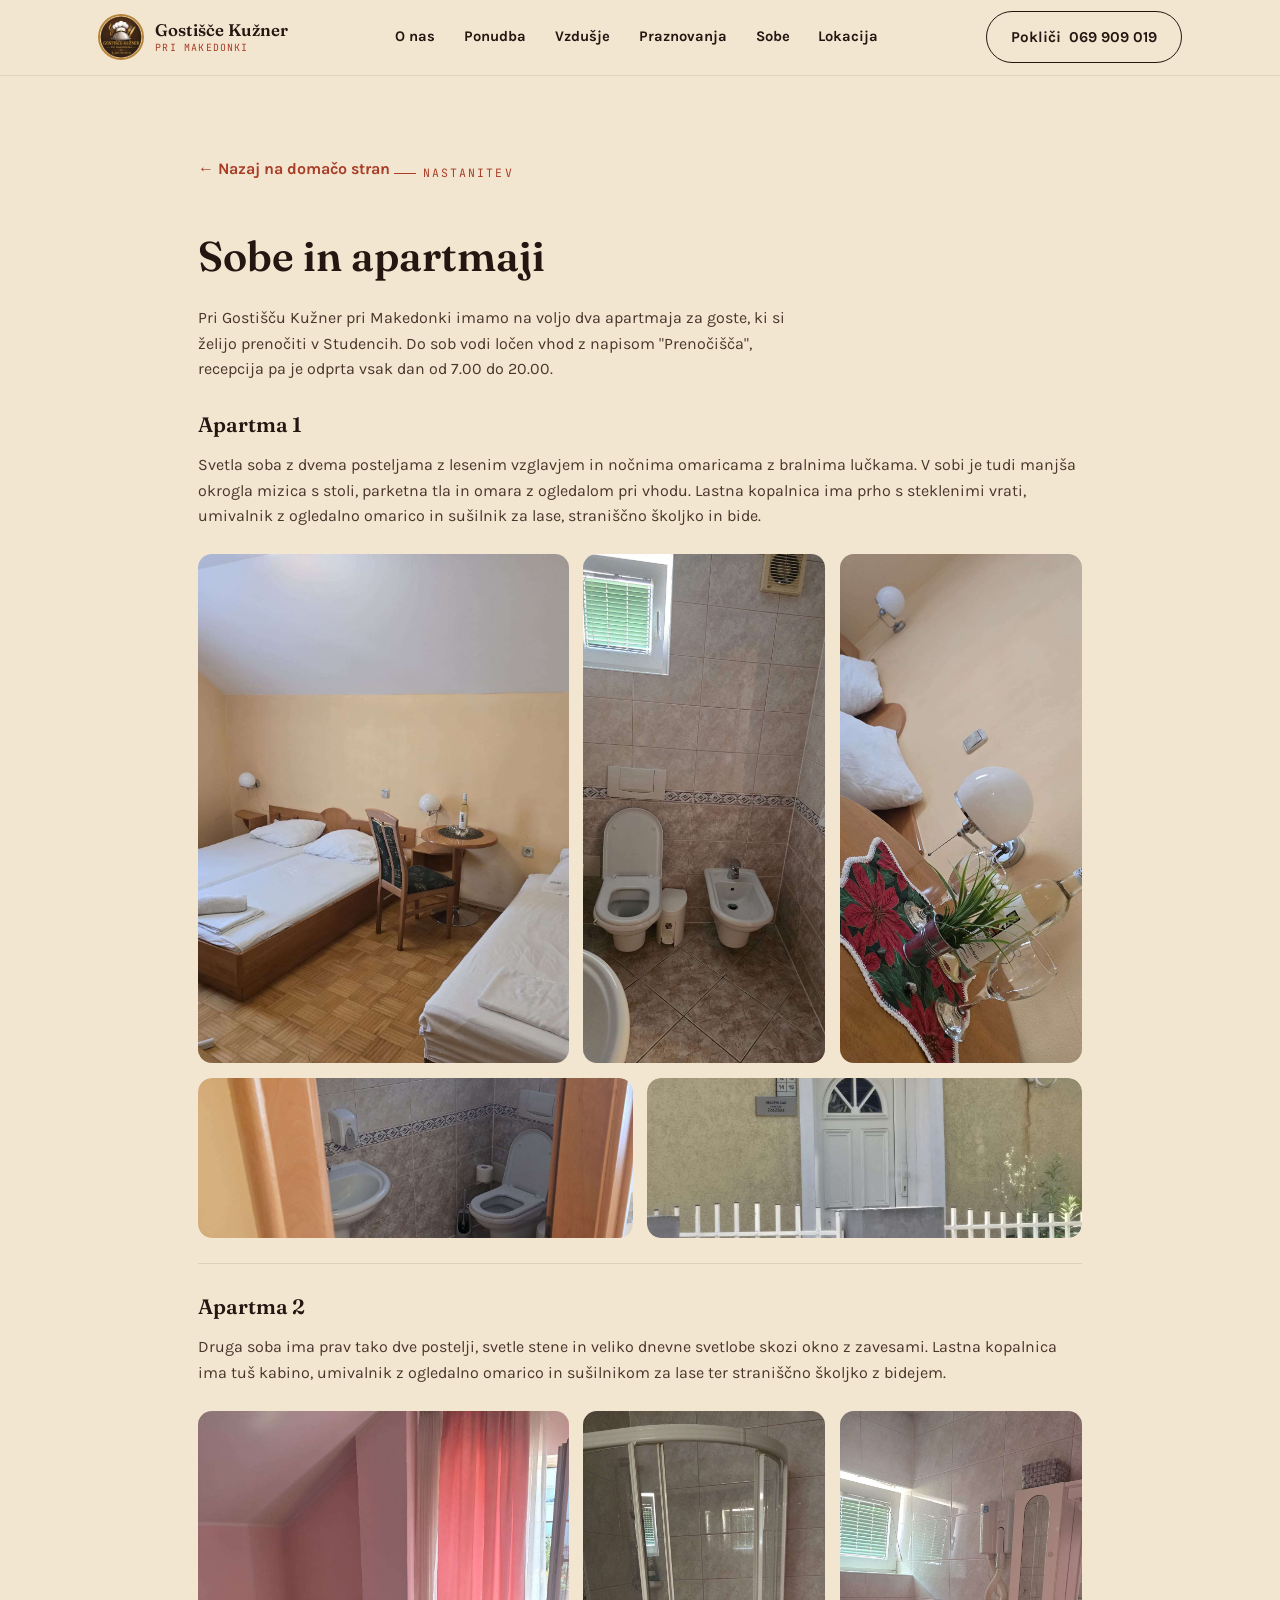
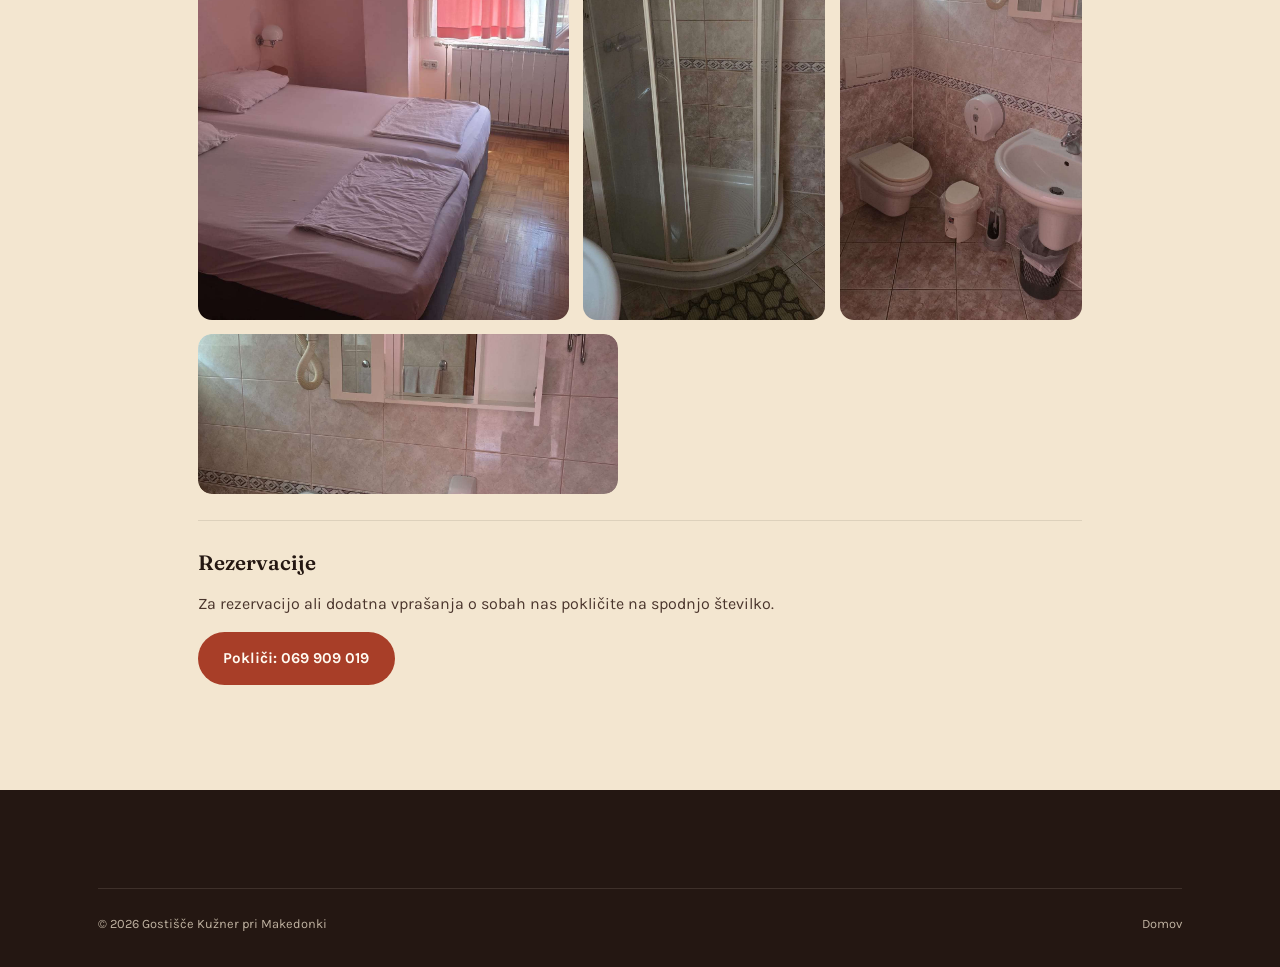
<file: sobe.html>
<!DOCTYPE html>
<html lang="sl">
<head>
<meta charset="UTF-8" />
<meta name="viewport" content="width=device-width, initial-scale=1.0" />
<title>Sobe &amp; apartmaji — Gostišče Kužner pri Makedonki</title>
<meta name="description" content="Prenočišča pri Gostišču Kužner pri Makedonki v Mariboru — dva apartmaja z lastno kopalnico, ločen vhod, Wi-Fi." />
<link rel="icon" href="img/logo_restavracija.jpg" />
<link rel="preconnect" href="https://fonts.googleapis.com">
<link rel="preconnect" href="https://fonts.gstatic.com" crossorigin>
<link href="https://fonts.googleapis.com/css2?family=Fraunces:ital,opsz,wght@0,9..144,400;0,9..144,600;0,9..144,700;1,9..144,500&family=Karla:wght@400;500;700;800&family=JetBrains+Mono:wght@400;500&display=swap" rel="stylesheet">
<link rel="stylesheet" href="css/style.css" />
</head>
<body>

<header class="site-header">
  <div class="wrap">
    <a href="index.html" class="brand">
      <img src="img/logo_restavracija.jpg" alt="Logotip Gostišče Kužner pri Makedonki" />
      <span class="brand-name">Gostišče Kužner<small>Pri Makedonki</small></span>
    </a>
    <nav class="nav-links" id="navLinks">
      <a href="index.html#onas">O nas</a>
      <a href="index.html#ponudba">Ponudba</a>
      <a href="index.html#vzdusje">Vzdušje</a>
      <a href="index.html#proslave">Praznovanja</a>
      <a href="sobe.html">Sobe</a>
      <a href="index.html#lokacija">Lokacija</a>
    </nav>
    <div class="nav-cta">
      <a href="tel:+38669909019" class="btn btn-outline"><span class="long">Pokliči </span>069 909 019</a>
      <button class="nav-toggle" id="navToggle" aria-label="Odpri meni" aria-expanded="false">
        <svg viewBox="0 0 24 24" fill="none" stroke="currentColor" stroke-width="2"><line x1="3" y1="6" x2="21" y2="6"/><line x1="3" y1="12" x2="21" y2="12"/><line x1="3" y1="18" x2="21" y2="18"/></svg>
      </button>
    </div>
  </div>
</header>

<main class="legal-page" style="max-width: 980px;">
  <a href="index.html" class="back-link">&larr; Nazaj na domačo stran</a>
  <span class="eyebrow">Nastanitev</span>
  <h1 style="margin-top:0.6rem;">Sobe in apartmaji</h1>
  <p style="color: var(--ink-soft); margin-top: 1rem; max-width: 60ch;">
    Pri Gostišču Kužner pri Makedonki imamo na voljo dva apartmaja za goste,
    ki si želijo prenočiti v Studencih. Do sob vodi ločen vhod z napisom
    "Prenočišča", recepcija pa je odprta vsak dan od 7.00 do 20.00.
  </p>

  <section>
    <h2>Apartma 1</h2>
    <p>
      Svetla soba z dvema posteljama z
      lesenim vzglavjem in nočnima omaricama z bralnima lučkama. V sobi je tudi
      manjša okrogla mizica s stoli, parketna tla in omara z ogledalom pri vhodu.
      Lastna kopalnica ima prho s steklenimi vrati, umivalnik z ogledalno omarico
      in sušilnik za lase, straniščno školjko in bide.
    </p>
    <div class="rooms-gallery" style="margin-top: 1.6rem;">
      <figure class="rg1"><img src="img/IMG-20260709-WA0010.jpg" alt="Soba s posteljami, apartma 1" loading="lazy" /></figure>
      <figure class="rg2"><img src="img/IMG-20260709-WA0020.jpg" alt="Prha in umivalnik v kopalnici" loading="lazy" /></figure>
      <figure class="rg3"><img src="img/IMG-20260709-WA0013.jpg" alt="Straniščna školjka in bide" loading="lazy" /></figure>
    </div>
    <div class="rooms-gallery" style="margin-top: 0.9rem; grid-template-columns: 1fr 1fr;">
      <figure><img src="img/IMG-20260709-WA0057.jpg" alt="Umivalnik s sušilnikom za lase" loading="lazy" style="width:100%;border-radius:14px;display:block;" /></figure>
      <figure><img src="img/IMG-20260709-WA0032.jpg" alt="Ločen vhod v sobe" loading="lazy" style="width:100%;border-radius:14px;display:block;" /></figure>
    </div>
  </section>

  <section>
    <h2>Apartma 2</h2>
    <p>
      Druga soba ima prav tako dve postelji, svetle stene in veliko dnevne
      svetlobe skozi okno z zavesami. Lastna kopalnica ima tuš kabino,
      umivalnik z ogledalno omarico in sušilnikom za lase ter straniščno
      školjko z bidejem.
    </p>
    <div class="rooms-gallery" style="margin-top: 1.6rem;">
      <figure class="rg1"><img src="img/IMG-20260721-WA0016.jpg" alt="Soba s posteljami, apartma 2" loading="lazy" /></figure>
      <figure class="rg2"><img src="img/IMG-20260721-WA0005.jpg" alt="Tuš kabina v kopalnici" loading="lazy" /></figure>
      <figure class="rg3"><img src="img/IMG-20260721-WA0006.jpg" alt="Straniščna školjka in bide" loading="lazy" /></figure>
    </div>
    <div class="rooms-gallery" style="margin-top: 0.9rem; grid-template-columns: 1fr; max-width: 420px;">
      <figure><img src="img/IMG-20260721-WA0004.jpg" alt="Umivalnik s sušilnikom za lase, apartma 2" loading="lazy" style="width:100%;border-radius:14px;display:block;" /></figure>
    </div>
  </section>

  <section>
    <h2>Rezervacije</h2>
    <p>Za rezervacijo ali dodatna vprašanja o sobah nas pokličite na spodnjo številko.</p>
    <a href="tel:+38669909019" class="btn btn-primary" style="margin-top:1rem;">Pokliči: 069 909 019</a>
  </section>
</main>

<footer class="site-footer">
  <div class="wrap">
    <div class="footer-bottom">
      <span>© <span id="year"></span> Gostišče Kužner pri Makedonki</span>
      <a href="index.html">Domov</a>
    </div>
  </div>
</footer>

<script src="js/script.js"></script>
</body>
</html>
</file>
<file: css/style.css>
/* ==========================================================================
   Gostišče Kužner pri Makedonki — stylesheet
   Design tokens
   ========================================================================== */

:root {
  /* Color */
  --ink: #241712;
  --ink-soft: #4a352c;
  --paper: #f3e6d0;
  --paper-soft: #ece0c8;
  --rust: #a83e28;
  --rust-deep: #7e2e1c;
  --olive: #566b3a;
  --olive-deep: #3d4d29;
  --brass: #b8863b;
  --plum: #2f1c26;
  --plum-soft: #4a2c3b;
  --white: #fffaf1;

  /* Type */
  --f-display: "Fraunces", "Iowan Old Style", serif;
  --f-body: "Karla", "Segoe UI", sans-serif;
  --f-mono: "JetBrains Mono", "SFMono-Regular", monospace;

  /* Layout */
  --maxw: 1180px;
  --pad: clamp(1.25rem, 4vw, 3rem);
  --radius: 18px;
}

/* ---- Reset ---- */
* { box-sizing: border-box; }
html { scroll-behavior: smooth; }
body {
  margin: 0;
  background: var(--paper);
  color: var(--ink);
  font-family: var(--f-body);
  font-size: 16px;
  line-height: 1.6;
  -webkit-font-smoothing: antialiased;
}
img { max-width: 100%; display: block; }
a { color: inherit; text-decoration: none; }
h1, h2, h3, h4 { font-family: var(--f-display); margin: 0; font-weight: 600; }
p { margin: 0; }
ul { margin: 0; padding: 0; list-style: none; }
button { font-family: inherit; cursor: pointer; }

@media (prefers-reduced-motion: reduce) {
  html { scroll-behavior: auto; }
  * { animation-duration: 0.01ms !important; transition-duration: 0.01ms !important; }
}

:focus-visible {
  outline: 3px solid var(--brass);
  outline-offset: 3px;
}

.wrap {
  max-width: var(--maxw);
  margin-inline: auto;
  padding-inline: var(--pad);
}

.eyebrow {
  font-family: var(--f-mono);
  font-size: 0.72rem;
  letter-spacing: 0.18em;
  text-transform: uppercase;
  color: var(--rust);
  display: inline-flex;
  align-items: center;
  gap: 0.6em;
}
.eyebrow::before {
  content: "";
  width: 22px;
  height: 1px;
  background: var(--rust);
  display: inline-block;
}

.btn {
  display: inline-flex;
  align-items: center;
  gap: 0.5em;
  padding: 0.85em 1.6em;
  border-radius: 999px;
  font-family: var(--f-body);
  font-weight: 700;
  font-size: 0.95rem;
  border: 1.5px solid transparent;
  transition: transform 0.2s ease, background 0.2s ease, color 0.2s ease, border-color .2s ease;
}
.btn-primary { background: var(--rust); color: var(--white); }
.btn-primary:hover { background: var(--rust-deep); transform: translateY(-2px); }
.btn-ghost { border-color: rgba(243,230,208,0.55); color: var(--white); }
.btn-ghost:hover { background: rgba(243,230,208,0.12); transform: translateY(-2px); }
.btn-outline { border-color: var(--ink); color: var(--ink); }
.btn-outline:hover { background: var(--ink); color: var(--paper); transform: translateY(-2px); }

/* ---- Signature motifs: stone ridge + grapevine ---- */
.ridge {
  display: block;
  width: 100%;
  height: clamp(40px, 6vw, 90px);
  color: var(--paper);
}
.ridge path { fill: currentColor; }
.ridge.to-plum { color: var(--plum); }
.ridge.to-paper { color: var(--paper); }
.ridge.to-paper-soft { color: var(--paper-soft); }
.ridge.to-olive { color: var(--olive-deep); }
.ridge.to-ink { color: var(--ink); }
.ridge.flip { transform: scaleY(-1); }

.vine-svg {
  position: absolute;
  left: 0; right: 0; bottom: -1px;
  width: 100%;
  height: auto;
  color: var(--brass);
  opacity: 0.9;
  z-index: 3;
  pointer-events: none;
}
.vine-svg path {
  fill: none;
  stroke: currentColor;
  stroke-width: 1.6;
  stroke-linecap: round;
  stroke-dasharray: 900;
  stroke-dashoffset: 900;
  animation: draw-vine 2.6s ease forwards 0.4s;
}
.vine-svg circle { fill: var(--brass); opacity: 0; animation: fade-leaf 0.6s ease forwards; }
@keyframes draw-vine { to { stroke-dashoffset: 0; } }
@keyframes fade-leaf { to { opacity: 0.95; } }
@media (prefers-reduced-motion: reduce) {
  .vine-svg path { stroke-dashoffset: 0; animation: none; }
  .vine-svg circle { opacity: 0.95; animation: none; }
}

/* ---- Film grain overlay ---- */
.grain { position: relative; }
.grain::before {
  content: "";
  position: absolute; inset: 0;
  pointer-events: none;
  opacity: 0.05;
  mix-blend-mode: overlay;
  background-image: url("data:image/svg+xml,%3Csvg xmlns='http://www.w3.org/2000/svg' width='120' height='120'%3E%3Cfilter id='n'%3E%3CfeTurbulence type='fractalNoise' baseFrequency='0.85' numOctaves='2' stitchTiles='stitch'/%3E%3C/filter%3E%3Crect width='100%25' height='100%25' filter='url(%23n)'/%3E%3C/svg%3E");
  z-index: 1;
}

/* ---- Scroll reveal ---- */
.reveal {
  opacity: 0;
  transform: translateY(28px);
  transition: opacity 0.7s ease, transform 0.7s ease;
}
.reveal.in-view { opacity: 1; transform: translateY(0); }
@media (prefers-reduced-motion: reduce) {
  .reveal { opacity: 1; transform: none; transition: none; }
}

/* ==========================================================================
   Header
   ========================================================================== */
.site-header {
  position: sticky;
  top: 0;
  z-index: 50;
  background: rgba(243,230,208,0.86);
  backdrop-filter: blur(10px);
  border-bottom: 1px solid rgba(36,23,18,0.08);
}
.site-header .wrap {
  display: flex;
  align-items: center;
  justify-content: space-between;
  padding-block: 0.7rem;
}
.brand {
  display: flex;
  align-items: center;
  gap: 0.7rem;
}
.brand img {
  width: 46px;
  height: 46px;
  border-radius: 50%;
  border: 2px solid var(--brass);
}
.brand-name {
  font-family: var(--f-display);
  font-weight: 600;
  font-size: 1.05rem;
  line-height: 1.15;
}
.brand-name small {
  display: block;
  font-family: var(--f-mono);
  font-size: 0.62rem;
  letter-spacing: 0.12em;
  text-transform: uppercase;
  color: var(--rust);
  font-weight: 400;
  margin-top: 2px;
}
.nav-links {
  display: flex;
  align-items: center;
  gap: 1.8rem;
}
.nav-links a {
  font-size: 0.92rem;
  font-weight: 700;
  position: relative;
}
.nav-links a::after {
  content: "";
  position: absolute;
  left: 0; right: 0; bottom: -6px;
  height: 2px;
  background: var(--rust);
  transform: scaleX(0);
  transform-origin: left;
  transition: transform 0.25s ease;
}
.nav-links a:hover::after { transform: scaleX(1); }
.nav-cta { display: flex; align-items: center; gap: 0.9rem; }
.nav-toggle {
  display: none;
  background: none;
  border: none;
  padding: 0.4rem;
}
.nav-toggle svg { width: 26px; height: 26px; }

@media (max-width: 860px) {
  .nav-links { 
    position: fixed; inset: 64px 0 0 0;
    background: var(--paper);
    flex-direction: column;
    justify-content: flex-start;
    padding-top: 2.5rem;
    gap: 2rem;
    transform: translateX(100%);
    transition: transform 0.3s ease;
  }
  .nav-links.open { transform: translateX(0); }
  .nav-links a { font-size: 1.3rem; }
  .nav-toggle { display: block; }
  .nav-cta .btn-primary span.long { display: none; }
}

/* ==========================================================================
   Hero
   ========================================================================== */
.hero {
  position: relative;
  min-height: 100vh;
  display: flex;
  align-items: flex-end;
  color: var(--white);
  overflow: hidden;
}
.hero-media {
  position: absolute; inset: 0;
  background: url("../img/IMG-20260709-WA0055.jpg") center 30% / cover no-repeat;
}
.hero-media::after {
  content: "";
  position: absolute; inset: 0;
  background:
    linear-gradient(180deg, rgba(47,28,38,0.35) 0%, rgba(36,23,18,0.35) 45%, rgba(24,14,11,0.92) 100%);
}
.hero-content {
  position: relative;
  z-index: 2;
  padding-block: clamp(3rem, 10vh, 6rem);
  width: 100%;
}
.hero-eyebrow {
  font-family: var(--f-mono);
  font-size: 0.78rem;
  letter-spacing: 0.2em;
  text-transform: uppercase;
  color: var(--paper);
  opacity: 0.85;
  margin-bottom: 1.1rem;
  display: block;
}
.hero h1 {
  font-size: clamp(3rem, 7.4vw, 5.6rem);
  line-height: 0.98;
  max-width: 15ch;
  letter-spacing: -0.015em;
}
.hero h1 em {
  font-style: italic;
  color: var(--brass);
}
.hero p.lede {
  font-family: var(--f-body);
  font-size: clamp(1rem, 1.6vw, 1.2rem);
  max-width: 46ch;
  margin-top: 1.4rem;
  color: rgba(255,250,241,0.88);
}
.hero-actions {
  display: flex;
  gap: 1rem;
  flex-wrap: wrap;
  margin-top: 2.2rem;
}
.hero-facts {
  display: flex;
  gap: 2.2rem;
  margin-top: 3rem;
  flex-wrap: wrap;
  border-top: 1px solid rgba(255,250,241,0.22);
  padding-top: 1.4rem;
}
.hero-facts div { font-size: 0.85rem; color: rgba(255,250,241,0.75); }
.hero-facts strong {
  display: block;
  font-family: var(--f-display);
  font-size: 1.05rem;
  color: var(--white);
  font-weight: 600;
}

/* ==========================================================================
   Section basics
   ========================================================================== */
section { padding-block: clamp(4rem, 9vw, 7rem); scroll-margin-top: var(--header-h, 100px); }
.section-head {
  max-width: 640px;
  margin-bottom: 3rem;
}
.section-head h2 {
  font-size: clamp(2rem, 4vw, 2.8rem);
  margin-top: 0.6rem;
  line-height: 1.08;
}
.section-head p {
  margin-top: 1rem;
  color: var(--ink-soft);
  font-size: 1.05rem;
}

/* ---- O nas ---- */
.about {
  background: var(--paper);
}
.about-grid {
  display: grid;
  grid-template-columns: 1.1fr 0.9fr;
  gap: clamp(2rem, 5vw, 4rem);
  align-items: center;
}
.about-copy p + p { margin-top: 1.1rem; }
.about-copy p { color: var(--ink-soft); font-size: 1.05rem; }
.about-media { position: relative; }
.about-media img {
  border-radius: var(--radius);
  box-shadow: 0 30px 60px -25px rgba(36,23,18,0.45);
}
.about-media .stamp {
  position: absolute;
  bottom: -22px; left: -22px;
  background: var(--rust);
  color: var(--white);
  font-family: var(--f-display);
  font-style: italic;
  font-size: 0.95rem;
  padding: 0.9rem 1.2rem;
  border-radius: 50%;
  width: 108px; height: 108px;
  display: flex; align-items: center; justify-content: center;
  text-align: center;
  line-height: 1.15;
  box-shadow: 0 12px 28px -10px rgba(168,62,40,0.6);
  transform: rotate(-8deg);
}
@media (max-width: 860px) {
  .about-grid { grid-template-columns: 1fr; }
  .about-media { order: -1; }
  .about-media .stamp { display: none; }
}

/* ---- Ponudba ---- */
.offer { background: var(--plum); color: var(--paper); }
.offer .section-head p { color: rgba(243,230,208,0.72); }
.offer .eyebrow { color: var(--brass); }
.offer .eyebrow::before { background: var(--brass); }
.offer-grid {
  display: grid;
  grid-template-columns: repeat(4, 1fr);
  gap: 1.4rem;
}
.offer-card {
  background: var(--plum-soft);
  border-radius: var(--radius);
  padding: 1.9rem 1.6rem;
  border: 1px solid rgba(243,230,208,0.1);
  transition: transform 0.3s ease, border-color 0.3s ease, background 0.3s ease;
}
.offer-card:hover {
  transform: translateY(-6px);
  border-color: rgba(184,134,59,0.5);
  background: #573454;
}
.offer-card .icon { display: inline-block; width: 42px; height: 42px; color: var(--brass); }
.offer-card .icon svg { width: 100%; height: 100%; }
.offer-card h3 {
  font-size: 1.35rem;
  margin-top: 1.1rem;
  color: var(--white);
}
.offer-card p {
  margin-top: 0.7rem;
  font-size: 0.94rem;
  color: rgba(243,230,208,0.7);
}
@media (max-width: 980px) {
  .offer-grid { grid-template-columns: repeat(2, 1fr); }
}
@media (max-width: 560px) {
  .offer-grid { grid-template-columns: 1fr; }
}
.offer-grid-2 {
  grid-template-columns: repeat(2, 1fr);
  max-width: 760px;
  margin-inline: auto;
}
.offer-card-link {
  display: block;
  text-decoration: none;
  cursor: pointer;
}
.offer-card-cta {
  display: inline-block;
  margin-top: 1.2rem;
  font-family: var(--f-mono);
  font-size: 0.8rem;
  letter-spacing: 0.03em;
  color: var(--brass);
  transition: transform 0.25s ease;
}
.offer-card-link:hover .offer-card-cta { transform: translateX(4px); }
@media (max-width: 560px) {
  .offer-grid-2 { grid-template-columns: 1fr; }
}

.menu-panel {
  margin-top: 3.5rem;
  background: var(--plum-soft);
  border-radius: var(--radius);
  padding: clamp(1.6rem, 4vw, 2.8rem);
  border: 1px solid rgba(243,230,208,0.12);
  display: grid;
  grid-template-columns: 1fr 0.85fr;
  gap: clamp(2rem, 4vw, 3rem);
  align-items: center;
}
.menu-panel h3 { color: var(--white); font-size: 1.6rem; }
.menu-panel p { color: rgba(243,230,208,0.72); margin-top: 0.9rem; }
.menu-panel .fine {
  margin-top: 1rem;
  font-family: var(--f-mono);
  font-size: 0.78rem;
  color: var(--brass);
}

/* Pinned chalkboard-style menu photo */
.menu-board {
  position: relative;
  justify-self: center;
  transform: rotate(-2.2deg);
  max-width: 300px;
}
.menu-board .frame {
  background: var(--white);
  padding: 14px 14px 34px;
  border-radius: 4px;
  box-shadow: 0 30px 55px -20px rgba(0,0,0,0.55);
}
.menu-board img {
  border-radius: 2px;
  aspect-ratio: 4 / 5.2;
  object-fit: cover;
}
.menu-board .tape {
  position: absolute;
  top: -14px; left: 50%;
  transform: translateX(-50%) rotate(-3deg);
  width: 84px; height: 30px;
  background: rgba(184,134,59,0.55);
  border: 1px solid rgba(255,255,255,0.35);
  box-shadow: 0 6px 10px -4px rgba(0,0,0,0.3);
}
.menu-board .caption {
  position: absolute;
  bottom: 8px; left: 0; right: 0;
  text-align: center;
  font-family: var(--f-mono);
  font-size: 0.66rem;
  letter-spacing: 0.06em;
  text-transform: uppercase;
  color: var(--ink-soft);
}
@media (max-width: 780px) {
  .menu-panel { grid-template-columns: 1fr; text-align: center; }
  .menu-board { margin-top: 0.5rem; }
}

/* ---- Meni page ---- */
.menu-page-intro { max-width: 62ch; }
.menu-page-category { margin-top: 2.6rem; }
.menu-page-category:first-of-type { margin-top: 1.8rem; }
.menu-page-category h2 {
  font-size: 1.5rem;
  color: var(--rust-deep);
  display: flex;
  align-items: center;
  gap: 0.7rem;
}
.menu-page-category h2::after {
  content: "";
  flex: 1;
  height: 1px;
  background: rgba(36,23,18,0.15);
}
.menu-page-list { margin-top: 1.1rem; display: flex; flex-direction: column; gap: 0.9rem; }
.menu-page-item {
  display: flex;
  align-items: baseline;
  gap: 0.6rem;
}
.menu-page-item .name { font-weight: 700; white-space: nowrap; }
.menu-page-item .desc { color: var(--ink-soft); font-size: 0.9rem; }
.menu-page-item .leader {
  flex: 1;
  border-bottom: 1px dotted rgba(36,23,18,0.35);
  transform: translateY(-4px);
}
.menu-page-item .price {
  font-family: var(--f-mono);
  font-size: 0.92rem;
  color: var(--rust);
  white-space: nowrap;
}
.menu-page-item-stack { display: flex; flex-direction: column; gap: 0.15rem; flex: 1; }
.menu-page-item-stack .top { display: flex; align-items: baseline; gap: 0.6rem; }

.menu-main { max-width: 1100px !important; }
.menu-hero { max-width: 640px; margin-inline: auto; text-align: center; }
.menu-hero .eyebrow { justify-content: center; }
.menu-hero h1 { margin-top: 0.5rem; }
.menu-hero p { margin-top: 1rem; }

.menu-jumpnav {
  display: flex;
  flex-wrap: wrap;
  justify-content: center;
  gap: 0.55rem;
  margin-top: 2.4rem;
}
.menu-jumpnav a {
  font-family: var(--f-mono);
  font-size: 0.7rem;
  letter-spacing: 0.03em;
  text-transform: uppercase;
  color: var(--ink-soft);
  background: var(--paper-soft);
  border: 1px solid rgba(36,23,18,0.12);
  border-radius: 999px;
  padding: 0.5em 1.05em;
  text-decoration: none;
  transition: background .2s ease, color .2s ease, border-color .2s ease;
}
.menu-jumpnav a:hover { background: var(--rust); color: var(--white); border-color: var(--rust); }

.menu-grid {
  display: grid;
  grid-template-columns: repeat(2, 1fr);
  gap: 1.4rem;
  margin-top: 2.2rem;
}
@media (max-width: 720px) { .menu-grid { grid-template-columns: 1fr; } }
.menu-card.wide { grid-column: 1 / -1; }

.menu-card {
  background: var(--white);
  border-radius: var(--radius);
  padding: 1.7rem 1.8rem;
  box-shadow: 0 22px 45px -32px rgba(36,23,18,0.45);
  border: 1px solid rgba(36,23,18,0.07);
  scroll-margin-top: 110px;
}
.menu-card h2 {
  font-size: 1.22rem;
  color: var(--rust-deep);
  display: flex;
  align-items: center;
  gap: 0.6rem;
}
.menu-card .menu-icon { width: 24px; height: 24px; color: var(--brass); flex-shrink: 0; }
.menu-card .menu-icon svg { width: 100%; height: 100%; }
.menu-card .menu-page-list { margin-top: 1.2rem; }

.menu-drinks-panel {
  margin-top: 3.5rem;
  background: var(--plum);
  border-radius: calc(var(--radius) + 6px);
  padding: clamp(1.8rem, 4vw, 3rem);
  scroll-margin-top: 100px;
}
.menu-drinks-panel .eyebrow { color: var(--brass); justify-content: center; display: flex; }
.menu-drinks-panel .eyebrow::before { background: var(--brass); }
.menu-drinks-panel .drinks-title {
  text-align: center;
  color: var(--white);
  font-size: clamp(1.4rem, 3vw, 1.9rem);
  margin-top: 0.5rem;
}
.menu-card.drinks {
  background: var(--plum-soft);
  border: 1px solid rgba(243,230,208,0.1);
  box-shadow: none;
}
.menu-card.drinks h2 { color: var(--white); }
.menu-card.drinks .menu-icon { color: var(--brass); }
.menu-card.drinks .menu-page-item .name { color: var(--white); }
.menu-card.drinks .menu-page-item .leader { border-bottom-color: rgba(243,230,208,0.25); }
.menu-card.drinks .menu-page-item .price { color: var(--brass); }
.menu-card.drinks .desc { color: rgba(243,230,208,0.62); }

.menu-footnotes {
  margin-top: 3rem;
  background: var(--paper-soft);
  border-radius: var(--radius);
  padding: 1.5rem 1.7rem;
}
.menu-footnotes p { font-size: 0.85rem; color: var(--ink-soft); margin: 0; }
.menu-footnotes p + p { margin-top: 0.7rem; }
.menu-footnotes .uncertain { color: var(--rust-deep); }

/* ---- Vzdušje / Gallery ---- */
.atmosphere { background: var(--paper-soft); }
.gallery-grid {
  display: grid;
  grid-template-columns: repeat(6, 1fr);
  grid-auto-rows: 130px;
  gap: 0.9rem;
}
.gallery-grid figure {
  margin: 0;
  border-radius: 14px;
  overflow: hidden;
  position: relative;
}
.gallery-grid img, .gallery-grid video {
  width: 100%; height: 100%; object-fit: cover;
  transition: transform 0.5s ease;
}
.gallery-grid figure:hover img,
.gallery-grid figure:hover video { transform: scale(1.06); }
.g1 { grid-column: span 3; grid-row: span 3; }
.g2 { grid-column: span 3; grid-row: span 2; }
.g3 { grid-column: span 2; grid-row: span 2; }
.g4 { grid-column: span 2; grid-row: span 3; }
.g5 { grid-column: span 2; grid-row: span 2; }
.g6 { grid-column: span 2; grid-row: span 3; }
figure.g6 video { object-fit: cover; }

@media (max-width: 900px) {
  .gallery-grid { grid-template-columns: repeat(2, 1fr); grid-auto-rows: 180px; }
  .g1, .g2, .g3, .g4, .g5, .g6 { grid-column: span 1; grid-row: span 2; }
}

/* ---- Sobe (coming soon) ---- */
.rooms {
  background: var(--olive-deep);
  color: var(--paper);
  position: relative;
  overflow: hidden;
}
.rooms .wrap {
  display: block;
}
.rooms-top {
  display: flex;
  align-items: center;
  justify-content: space-between;
  gap: 2rem;
  flex-wrap: wrap;
  margin-bottom: 2.6rem;
}
.rooms-gallery {
  display: grid;
  grid-template-columns: 1.3fr 0.85fr 0.85fr;
  grid-auto-rows: 160px;
  gap: 0.9rem;
}
.rooms-gallery figure { margin: 0; border-radius: 14px; overflow: hidden; }
.rooms-gallery img { width: 100%; height: 100%; object-fit: cover; transition: transform 0.5s ease; }
.rooms-gallery figure:hover img { transform: scale(1.06); }
.rg1 { grid-column: 1; grid-row: span 3; }
.rg2 { grid-column: 2; grid-row: span 3; }
.rg3 { grid-column: 3; grid-row: span 3; }
.rooms .eyebrow { color: var(--brass); }
.rooms .eyebrow::before { background: var(--brass); }
.rooms h2 { font-size: clamp(1.8rem, 3.4vw, 2.4rem); margin-top: 0.6rem; }
.rooms p { color: rgba(243,230,208,0.75); margin-top: 0.8rem; max-width: 46ch; }
.info-badge {
  font-family: var(--f-mono);
  font-size: 0.78rem;
  letter-spacing: 0.14em;
  text-transform: uppercase;
  background: var(--brass);
  color: var(--olive-deep);
  padding: 0.6rem 1.1rem;
  border-radius: 999px;
  white-space: nowrap;
}
.rooms-note {
  margin-top: 1.6rem;
  font-family: var(--f-mono);
  font-size: 0.8rem;
  color: rgba(243,230,208,0.6);
}
@media (max-width: 780px) {
  .rooms-gallery { grid-template-columns: 1fr 1fr; grid-auto-rows: 200px; }
  .rg1 { grid-column: 1 / -1; grid-row: span 2; }
  .rg2 { grid-column: 1; grid-row: span 2; }
  .rg3 { grid-column: 2; grid-row: span 2; }
}

/* ---- Lokacija ---- */
.location { background: var(--paper); }
.location-grid {
  display: grid;
  grid-template-columns: 0.9fr 1.1fr;
  gap: clamp(2rem, 5vw, 3.5rem);
}
.info-card {
  background: var(--white);
  border-radius: var(--radius);
  padding: clamp(1.6rem, 3vw, 2.4rem);
  box-shadow: 0 20px 45px -30px rgba(36,23,18,0.4);
}
.info-row {
  display: flex;
  gap: 1rem;
  padding-block: 1rem;
  border-bottom: 1px solid rgba(36,23,18,0.08);
}
.info-row:first-child { padding-top: 0; }
.info-row:last-child { border-bottom: none; padding-bottom: 0; }
.info-row svg { flex: none; width: 22px; height: 22px; color: var(--rust); margin-top: 2px; }
.info-row .label { font-family: var(--f-mono); font-size: 0.68rem; text-transform: uppercase; letter-spacing: 0.1em; color: var(--rust); }
.info-row .value { margin-top: 0.2rem; font-weight: 700; }
.hours-widget {
  background: var(--ink);
  color: var(--paper);
  border-radius: 14px;
  padding: 1.5rem 1.6rem;
  margin-bottom: 1.4rem;
}
.hours-status {
  display: flex;
  align-items: center;
  gap: 0.6rem;
  font-family: var(--f-mono);
  font-size: 0.85rem;
  font-weight: 500;
  letter-spacing: 0.02em;
  margin-bottom: 1.1rem;
  padding-bottom: 1.1rem;
  border-bottom: 1px solid rgba(243,230,208,0.14);
}
.status-dot {
  width: 9px; height: 9px;
  border-radius: 50%;
  background: #7fae5c;
  box-shadow: 0 0 0 4px rgba(127,174,92,0.2);
  flex: none;
}
.status-dot.closed {
  background: var(--rust);
  box-shadow: 0 0 0 4px rgba(168,62,40,0.2);
}
.hours-widget .hours-list li {
  display: flex;
  justify-content: space-between;
  padding: 0.4rem 0;
  font-size: 0.9rem;
  color: rgba(243,230,208,0.68);
  border: none;
}
.hours-widget .hours-list li span:first-child {
  font-weight: 700;
  color: rgba(243,230,208,0.9);
}
.hours-widget .hours-list li.today {
  color: var(--white);
}
.hours-widget .hours-list li.today span:first-child {
  color: var(--brass);
}
.hours-widget .hours-list li.today span:last-child {
  color: var(--white);
  font-weight: 700;
}
.map-frame {
  border-radius: var(--radius);
  overflow: hidden;
  min-height: 340px;
  border: none;
  width: 100%;
  height: 100%;
  filter: sepia(12%) saturate(1.05);
}
@media (max-width: 900px) {
  .location-grid { grid-template-columns: 1fr; }
  .map-frame { min-height: 300px; }
}

/* ==========================================================================
   Footer
   ========================================================================== */
.site-footer {
  background: var(--ink);
  color: rgba(243,230,208,0.75);
  padding-block: 3.5rem 2rem;
}
.footer-grid {
  display: grid;
  grid-template-columns: 1.3fr 1fr 1fr;
  gap: 2.5rem;
}
.footer-brand { display: flex; gap: 0.8rem; align-items: center; }
.footer-brand img { width: 42px; height: 42px; border-radius: 50%; border: 2px solid var(--brass); }
.footer-brand strong { font-family: var(--f-display); color: var(--white); font-size: 1.05rem; }
.footer-col h4 {
  font-family: var(--f-mono);
  font-size: 0.72rem;
  letter-spacing: 0.12em;
  text-transform: uppercase;
  color: var(--brass);
  margin-bottom: 0.9rem;
}
.footer-col li { padding-block: 0.3rem; font-size: 0.92rem; }
.footer-col a:hover { color: var(--white); }
.footer-bottom {
  margin-top: 2.6rem;
  padding-top: 1.6rem;
  border-top: 1px solid rgba(243,230,208,0.12);
  display: flex;
  justify-content: space-between;
  flex-wrap: wrap;
  gap: 0.6rem;
  font-size: 0.8rem;
}
@media (max-width: 780px) {
  .footer-grid { grid-template-columns: 1fr; gap: 1.8rem; }
}

/* ---- Impresum page ---- */
.legal-page {
  max-width: 760px;
  margin-inline: auto;
  padding: clamp(3rem, 8vw, 5rem) var(--pad) 5rem;
}
.legal-page h1 { font-size: clamp(1.9rem, 4vw, 2.6rem); }
.legal-page .updated { font-family: var(--f-mono); font-size: 0.78rem; color: var(--rust); margin-top: 0.6rem; display: block; }
.legal-page section { padding-block: 1.6rem; border-bottom: 1px solid rgba(36,23,18,0.1); }
.legal-page section:last-of-type { border-bottom: none; }
.legal-page h2 { font-size: 1.3rem; margin-bottom: 0.7rem; }
.legal-page p { color: var(--ink-soft); }
.legal-page dl { display: grid; grid-template-columns: 160px 1fr; gap: 0.6rem 1rem; margin-top: 0.8rem; }
.legal-page dt { font-family: var(--f-mono); font-size: 0.75rem; text-transform: uppercase; letter-spacing: 0.06em; color: var(--rust); }
.legal-page dd { margin: 0; font-weight: 700; }
.todo-flag {
  display: inline-block;
  margin-top: 1.2rem;
  background: rgba(168,62,40,0.1);
  border: 1px dashed var(--rust);
  color: var(--rust-deep);
  font-size: 0.85rem;
  padding: 0.8rem 1rem;
  border-radius: 10px;
}
.back-link { display: inline-flex; gap: .5rem; align-items:center; margin-bottom: 2rem; font-weight: 700; color: var(--rust); }
</file>
